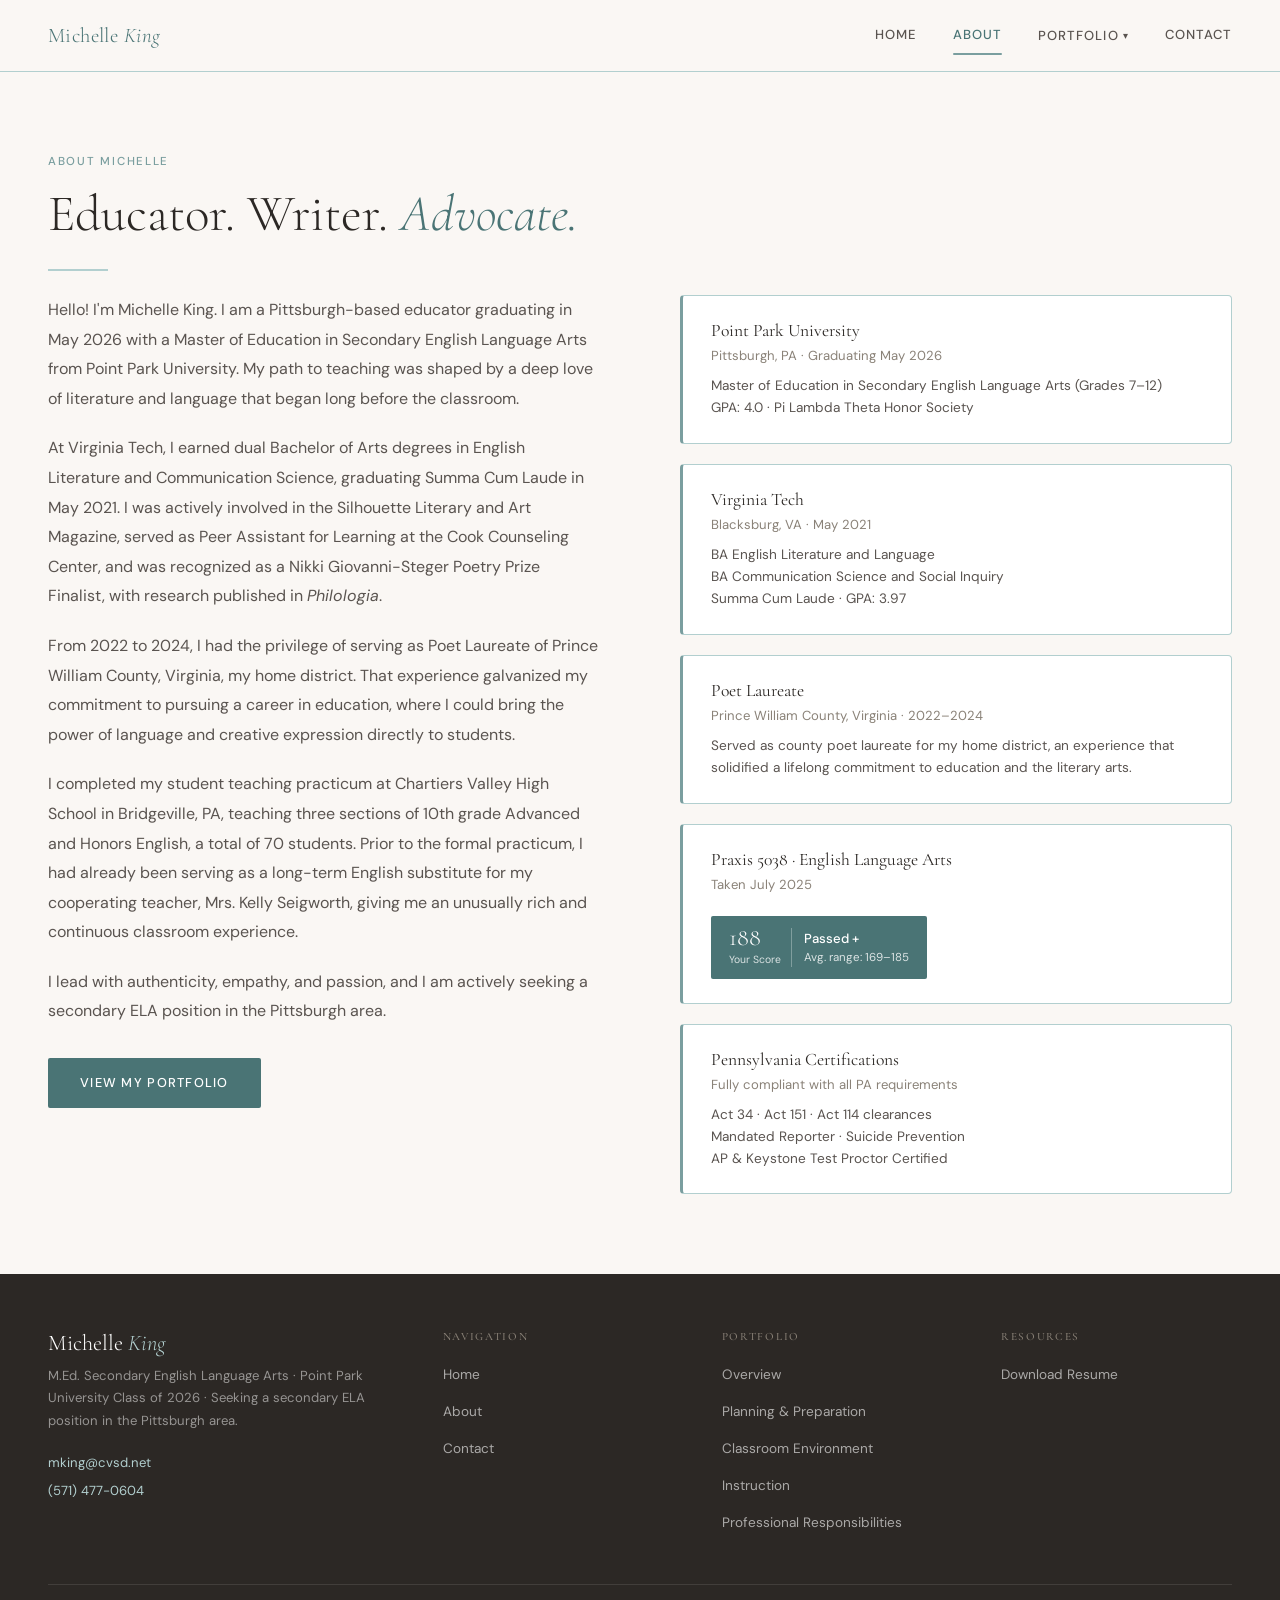
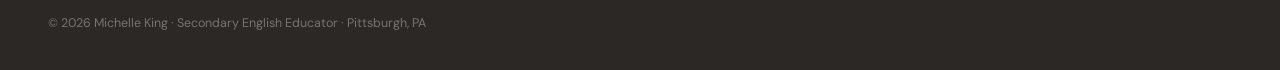
<file: about.html>
<!DOCTYPE html>
<html lang="en">
<head>
<meta charset="UTF-8">
<meta name="viewport" content="width=device-width, initial-scale=1.0">
<title>About | Michelle King</title>
<link rel="preconnect" href="https://fonts.googleapis.com">
<link href="https://fonts.googleapis.com/css2?family=Cormorant+Garamond:ital,wght@0,300;0,400;0,600;1,300;1,400&family=DM+Sans:wght@300;400;500&display=swap" rel="stylesheet">
<link rel="stylesheet" href="styles.css">
</head>
<body>

<nav>
  <div class="nav-inner">
    <a class="nav-logo" href="index.html">Michelle <em>King</em></a>
    <ul class="nav-links">
      <li><a href="index.html" data-page="home">Home</a></li>
      <li><a href="about.html" data-page="about">About</a></li>
      <li>
        <button class="portfolio-btn">Portfolio <span class="dropdown-arrow">▾</span></button>
        <div class="dropdown">
          <a href="portfolio.html">Portfolio Overview</a>
          <a href="portfolio-planning.html">Planning & Preparation</a>
          <a href="portfolio-classroom.html">Classroom Environment</a>
          <a href="portfolio-instruction.html">Instruction</a>
          <a href="portfolio-professional.html">Professional Responsibilities</a>
        </div>
      </li>
      <li><a href="contact.html" data-page="contact">Contact</a></li>
    </ul>
  </div>
</nav>

<div class="page-wrap">
  <div class="section-container">
    <p class="section-eyebrow">About Michelle</p>
    <h1 class="section-title">Educator. Writer. <em>Advocate.</em></h1>
    <div class="divider"></div>

    <div class="about-grid">
      <div class="about-text">
        <p>Hello! I'm Michelle King. I am a Pittsburgh-based educator graduating in May 2026 with a Master of Education in Secondary English Language Arts from Point Park University. My path to teaching was shaped by a deep love of literature and language that began long before the classroom.</p>
        <p>At Virginia Tech, I earned dual Bachelor of Arts degrees in English Literature and Communication Science, graduating Summa Cum Laude in May 2021. I was actively involved in the Silhouette Literary and Art Magazine, served as Peer Assistant for Learning at the Cook Counseling Center, and was recognized as a Nikki Giovanni-Steger Poetry Prize Finalist, with research published in <em>Philologia</em>.</p>
        <p>From 2022 to 2024, I had the privilege of serving as Poet Laureate of Prince William County, Virginia, my home district. That experience galvanized my commitment to pursuing a career in education, where I could bring the power of language and creative expression directly to students.</p>
        <p>I completed my student teaching practicum at Chartiers Valley High School in Bridgeville, PA, teaching three sections of 10th grade Advanced and Honors English, a total of 70 students. Prior to the formal practicum, I had already been serving as a long-term English substitute for my cooperating teacher, Mrs. Kelly Seigworth, giving me an unusually rich and continuous classroom experience.</p>
        <p>I lead with authenticity, empathy, and passion, and I am actively seeking a secondary ELA position in the Pittsburgh area.</p>
        <div class="mt-32">
          <a class="btn-primary" href="portfolio.html">View My Portfolio</a>
        </div>
      </div>

      <div class="about-credentials">
        <div class="cred-block">
          <h4>Point Park University</h4>
          <div class="cred-sub">Pittsburgh, PA · Graduating May 2026</div>
          <div class="cred-detail">Master of Education in Secondary English Language Arts (Grades 7–12)<br>GPA: 4.0 · Pi Lambda Theta Honor Society</div>
        </div>
        <div class="cred-block">
          <h4>Virginia Tech</h4>
          <div class="cred-sub">Blacksburg, VA · May 2021</div>
          <div class="cred-detail">BA English Literature and Language<br>BA Communication Science and Social Inquiry<br>Summa Cum Laude · GPA: 3.97</div>
        </div>
        <div class="cred-block">
          <h4>Poet Laureate</h4>
          <div class="cred-sub">Prince William County, Virginia · 2022–2024</div>
          <div class="cred-detail">Served as county poet laureate for my home district, an experience that solidified a lifelong commitment to education and the literary arts.</div>
        </div>
        <div class="cred-block">
          <h4>Praxis 5038 · English Language Arts</h4>
          <div class="cred-sub">Taken July 2025</div>
          <div class="cred-detail">
            <div class="praxis-badge">
              <div>
                <div class="score">188</div>
                <div style="font-size:0.65rem;opacity:0.8;margin-top:2px;">Your Score</div>
              </div>
              <div style="border-left:1px solid rgba(255,255,255,0.3);padding-left:12px;">
                <div style="font-weight:500;">Passed +</div>
                <div style="font-size:0.72rem;opacity:0.8;">Avg. range: 169–185</div>
              </div>
            </div>
          </div>
        </div>
        <div class="cred-block">
          <h4>Pennsylvania Certifications</h4>
          <div class="cred-sub">Fully compliant with all PA requirements</div>
          <div class="cred-detail">Act 34 · Act 151 · Act 114 clearances<br>Mandated Reporter · Suicide Prevention<br>AP & Keystone Test Proctor Certified</div>
        </div>
      </div>
    </div>
  </div>
</div>

<footer>
  <div class="footer-inner">
    <div class="footer-grid">
      <div class="footer-brand">
        <h3>Michelle <em>King</em></h3>
        <p>M.Ed. Secondary English Language Arts · Point Park University Class of 2026 · Seeking a secondary ELA position in the Pittsburgh area.</p>
        <div class="footer-contact-small">
          <a href="mailto:mking@cvsd.net">mking@cvsd.net</a>
          <a href="tel:5714770604">(571) 477-0604</a>
        </div>
      </div>
      <div class="footer-col">
        <h4>Navigation</h4>
        <ul>
          <li><a href="index.html">Home</a></li>
          <li><a href="about.html">About</a></li>
          <li><a href="contact.html">Contact</a></li>
        </ul>
      </div>
      <div class="footer-col">
        <h4>Portfolio</h4>
        <ul>
          <li><a href="portfolio.html">Overview</a></li>
          <li><a href="portfolio-planning.html">Planning & Preparation</a></li>
          <li><a href="portfolio-classroom.html">Classroom Environment</a></li>
          <li><a href="portfolio-instruction.html">Instruction</a></li>
          <li><a href="portfolio-professional.html">Professional Responsibilities</a></li>
        </ul>
      </div>
      <div class="footer-col">
         <h4>Resources</h4>
        <ul>
          <li><a href="https://docs.google.com/document/d/17mkv_XADPO2z-5A1_I_C4-Zbo-QTHiQV/edit" target="new">Download Resume</a></li>
           
        </ul>
      </div>
    </div>
    <div class="footer-bottom">
      <p>© 2026 Michelle King · Secondary English Educator · Pittsburgh, PA</p>
    </div>
  </div>
</footer>

<script src="script.js"></script>
</body>
</html>
</file>
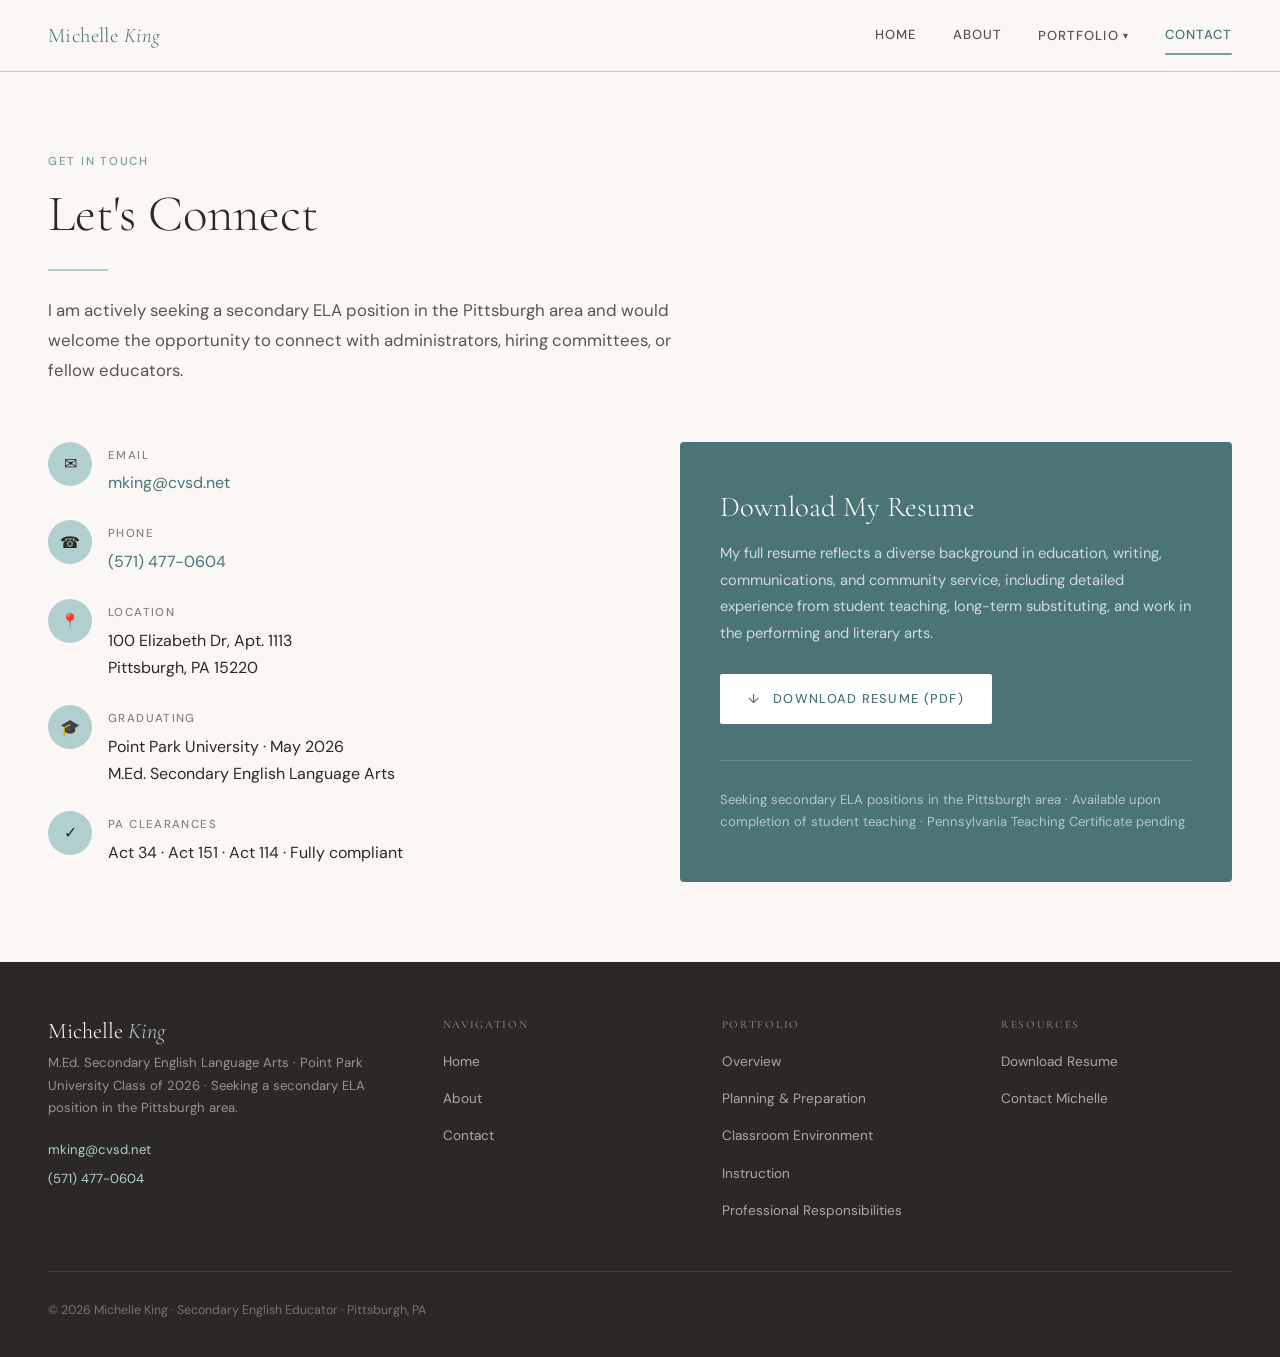
<file: contact.html>
<!DOCTYPE html>
<html lang="en">
<head>
<meta charset="UTF-8">
<meta name="viewport" content="width=device-width, initial-scale=1.0">
<title>Contact | Michelle King</title>
<link rel="preconnect" href="https://fonts.googleapis.com">
<link href="https://fonts.googleapis.com/css2?family=Cormorant+Garamond:ital,wght@0,300;0,400;0,600;1,300;1,400&family=DM+Sans:wght@300;400;500&display=swap" rel="stylesheet">
<link rel="stylesheet" href="styles.css">
</head>
<body>

<nav>
  <div class="nav-inner">
    <a class="nav-logo" href="index.html">Michelle <em>King</em></a>
    <ul class="nav-links">
      <li><a href="index.html" data-page="home">Home</a></li>
      <li><a href="about.html" data-page="about">About</a></li>
      <li>
        <button class="portfolio-btn">Portfolio <span class="dropdown-arrow">▾</span></button>
        <div class="dropdown">
          <a href="portfolio.html">Portfolio Overview</a>
          <a href="portfolio-planning.html">Planning & Preparation</a>
          <a href="portfolio-classroom.html">Classroom Environment</a>
          <a href="portfolio-instruction.html">Instruction</a>
          <a href="portfolio-professional.html">Professional Responsibilities</a>
        </div>
      </li>
      <li><a href="contact.html" data-page="contact">Contact</a></li>
    </ul>
  </div>
</nav>

<div class="page-wrap">
  <div class="section-container">
    <p class="section-eyebrow">Get in Touch</p>
    <h1 class="section-title">Let's Connect</h1>
    <div class="divider"></div>
    <p class="section-lead">I am actively seeking a secondary ELA position in the Pittsburgh area and would welcome the opportunity to connect with administrators, hiring committees, or fellow educators.</p>

    <div class="contact-grid">
      <div class="contact-info">
        <div class="contact-item">
          <div class="contact-icon">✉</div>
          <div class="contact-item-text">
            <div class="contact-item-label">Email</div>
            <div class="contact-item-value"><a href="mailto:mking@cvsd.net">mking@cvsd.net</a></div>
          </div>
        </div>
        <div class="contact-item">
          <div class="contact-icon">☎</div>
          <div class="contact-item-text">
            <div class="contact-item-label">Phone</div>
            <div class="contact-item-value"><a href="tel:5714770604">(571) 477-0604</a></div>
          </div>
        </div>
        <div class="contact-item">
          <div class="contact-icon">📍</div>
          <div class="contact-item-text">
            <div class="contact-item-label">Location</div>
            <div class="contact-item-value">100 Elizabeth Dr, Apt. 1113<br>Pittsburgh, PA 15220</div>
          </div>
        </div>
        <div class="contact-item">
          <div class="contact-icon">🎓</div>
          <div class="contact-item-text">
            <div class="contact-item-label">Graduating</div>
            <div class="contact-item-value">Point Park University · May 2026<br>M.Ed. Secondary English Language Arts</div>
          </div>
        </div>
        <div class="contact-item">
          <div class="contact-icon">✓</div>
          <div class="contact-item-text">
            <div class="contact-item-label">PA Clearances</div>
            <div class="contact-item-value">Act 34 · Act 151 · Act 114 · Fully compliant</div>
          </div>
        </div>
      </div>

      <div class="contact-aside">
        <h3>Download My Resume</h3>
        <p>My full resume reflects a diverse background in education, writing, communications, and community service, including detailed experience from student teaching, long-term substituting, and work in the performing and literary arts.</p>
        <a class="resume-download" href="https://docs.google.com/document/d/17mkv_XADPO2z-5A1_I_C4-Zbo-QTHiQV/edit" target="new">
          ↓ &nbsp; Download Resume (PDF)
        </a>
        <div style="margin-top:36px;padding-top:28px;border-top:1px solid rgba(255,255,255,0.15);">
          <p style="font-size:0.82rem;color:rgba(255,255,255,0.6);line-height:1.7;margin-bottom:0;">Seeking secondary ELA positions in the Pittsburgh area · Available upon completion of student teaching · Pennsylvania Teaching Certificate pending</p>
        </div>
      </div>
    </div>
  </div>
</div>

<footer>
  <div class="footer-inner">
    <div class="footer-grid">
      <div class="footer-brand">
        <h3>Michelle <em>King</em></h3>
        <p>M.Ed. Secondary English Language Arts · Point Park University Class of 2026 · Seeking a secondary ELA position in the Pittsburgh area.</p>
        <div class="footer-contact-small">
          <a href="mailto:mking@cvsd.net">mking@cvsd.net</a>
          <a href="tel:5714770604">(571) 477-0604</a>
        </div>
      </div>
      <div class="footer-col">
        <h4>Navigation</h4>
        <ul>
          <li><a href="index.html">Home</a></li>
          <li><a href="about.html">About</a></li>
          <li><a href="contact.html">Contact</a></li>
        </ul>
      </div>
      <div class="footer-col">
        <h4>Portfolio</h4>
        <ul>
          <li><a href="portfolio.html">Overview</a></li>
          <li><a href="portfolio-planning.html">Planning & Preparation</a></li>
          <li><a href="portfolio-classroom.html">Classroom Environment</a></li>
          <li><a href="portfolio-instruction.html">Instruction</a></li>
          <li><a href="portfolio-professional.html">Professional Responsibilities</a></li>
        </ul>
      </div>
      <div class="footer-col">
        <h4>Resources</h4>
        <ul>
          <li><a href="#">Download Resume</a></li>
          <li><a href="contact.html">Contact Michelle</a></li>
        </ul>
      </div>
    </div>
    <div class="footer-bottom">
      <p>© 2026 Michelle King · Secondary English Educator · Pittsburgh, PA</p>
    </div>
  </div>
</footer>

<script src="script.js"></script>
</body>
</html>
</file>
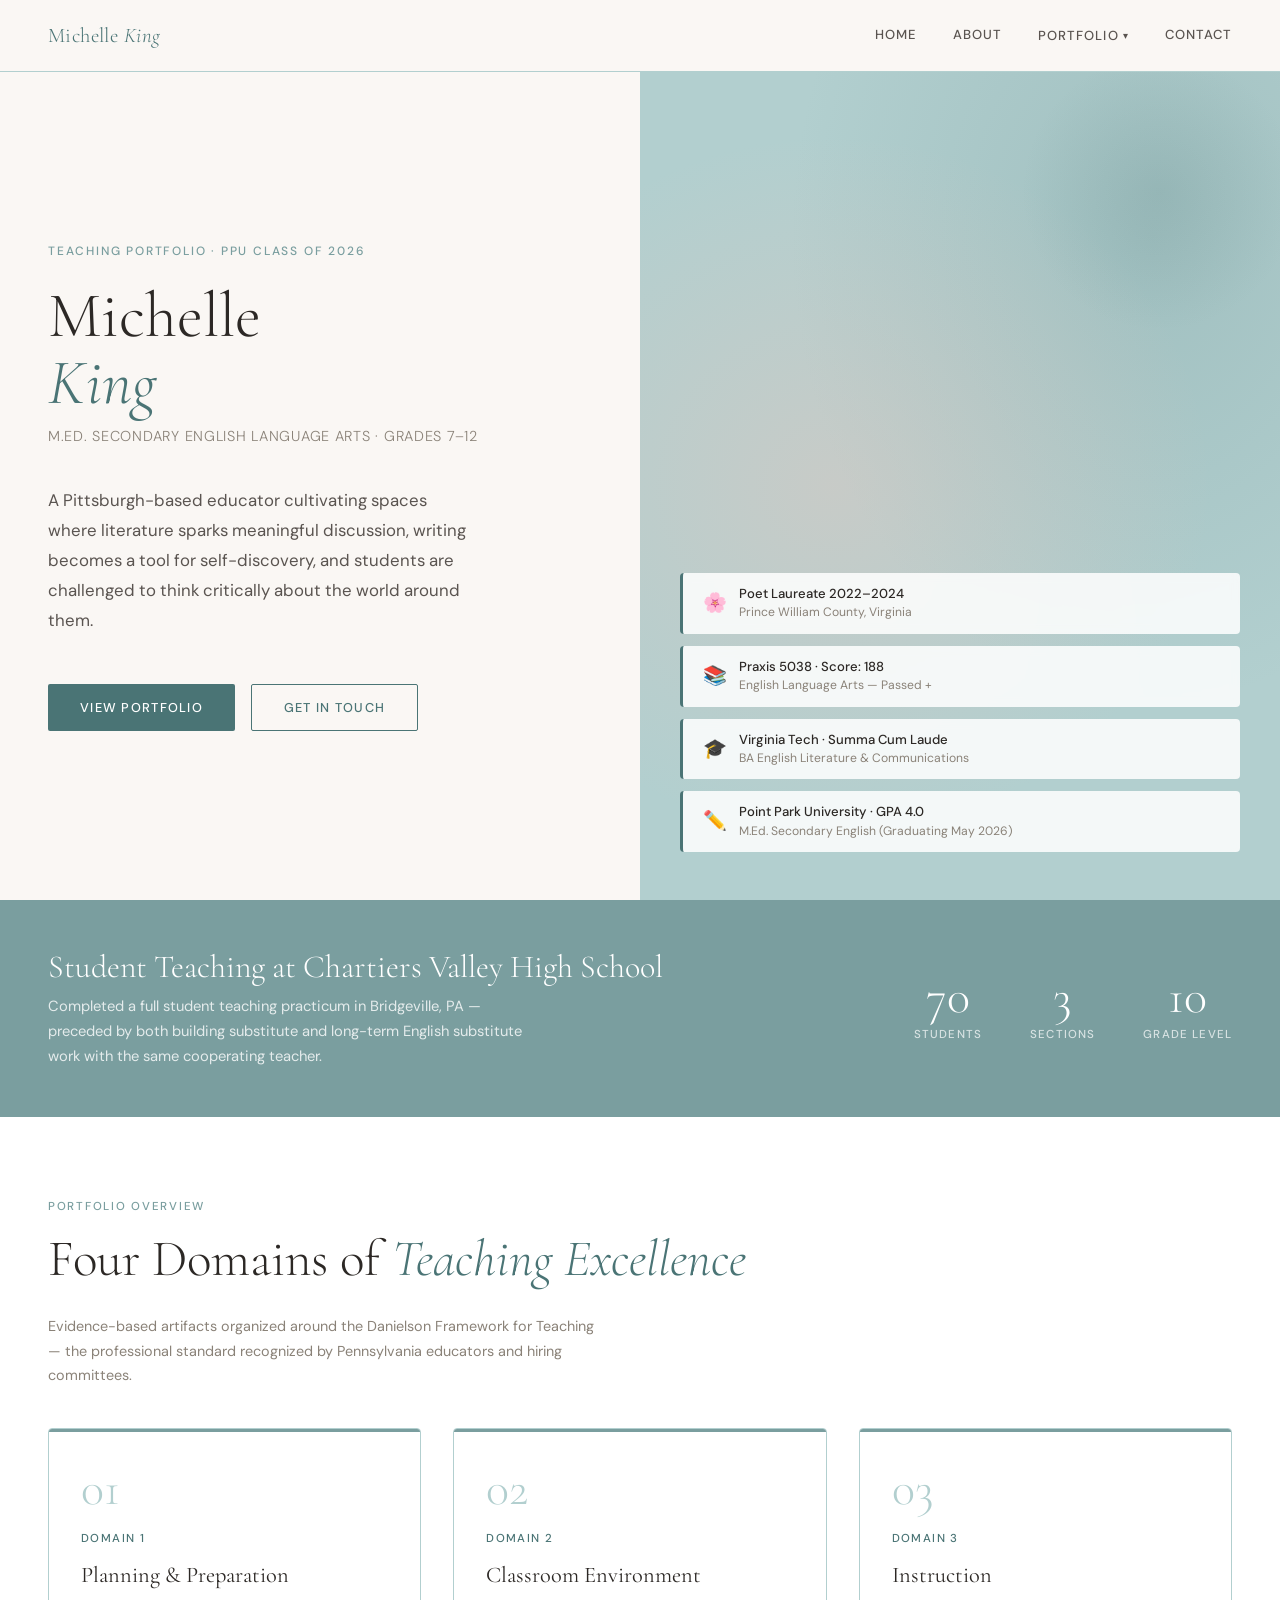
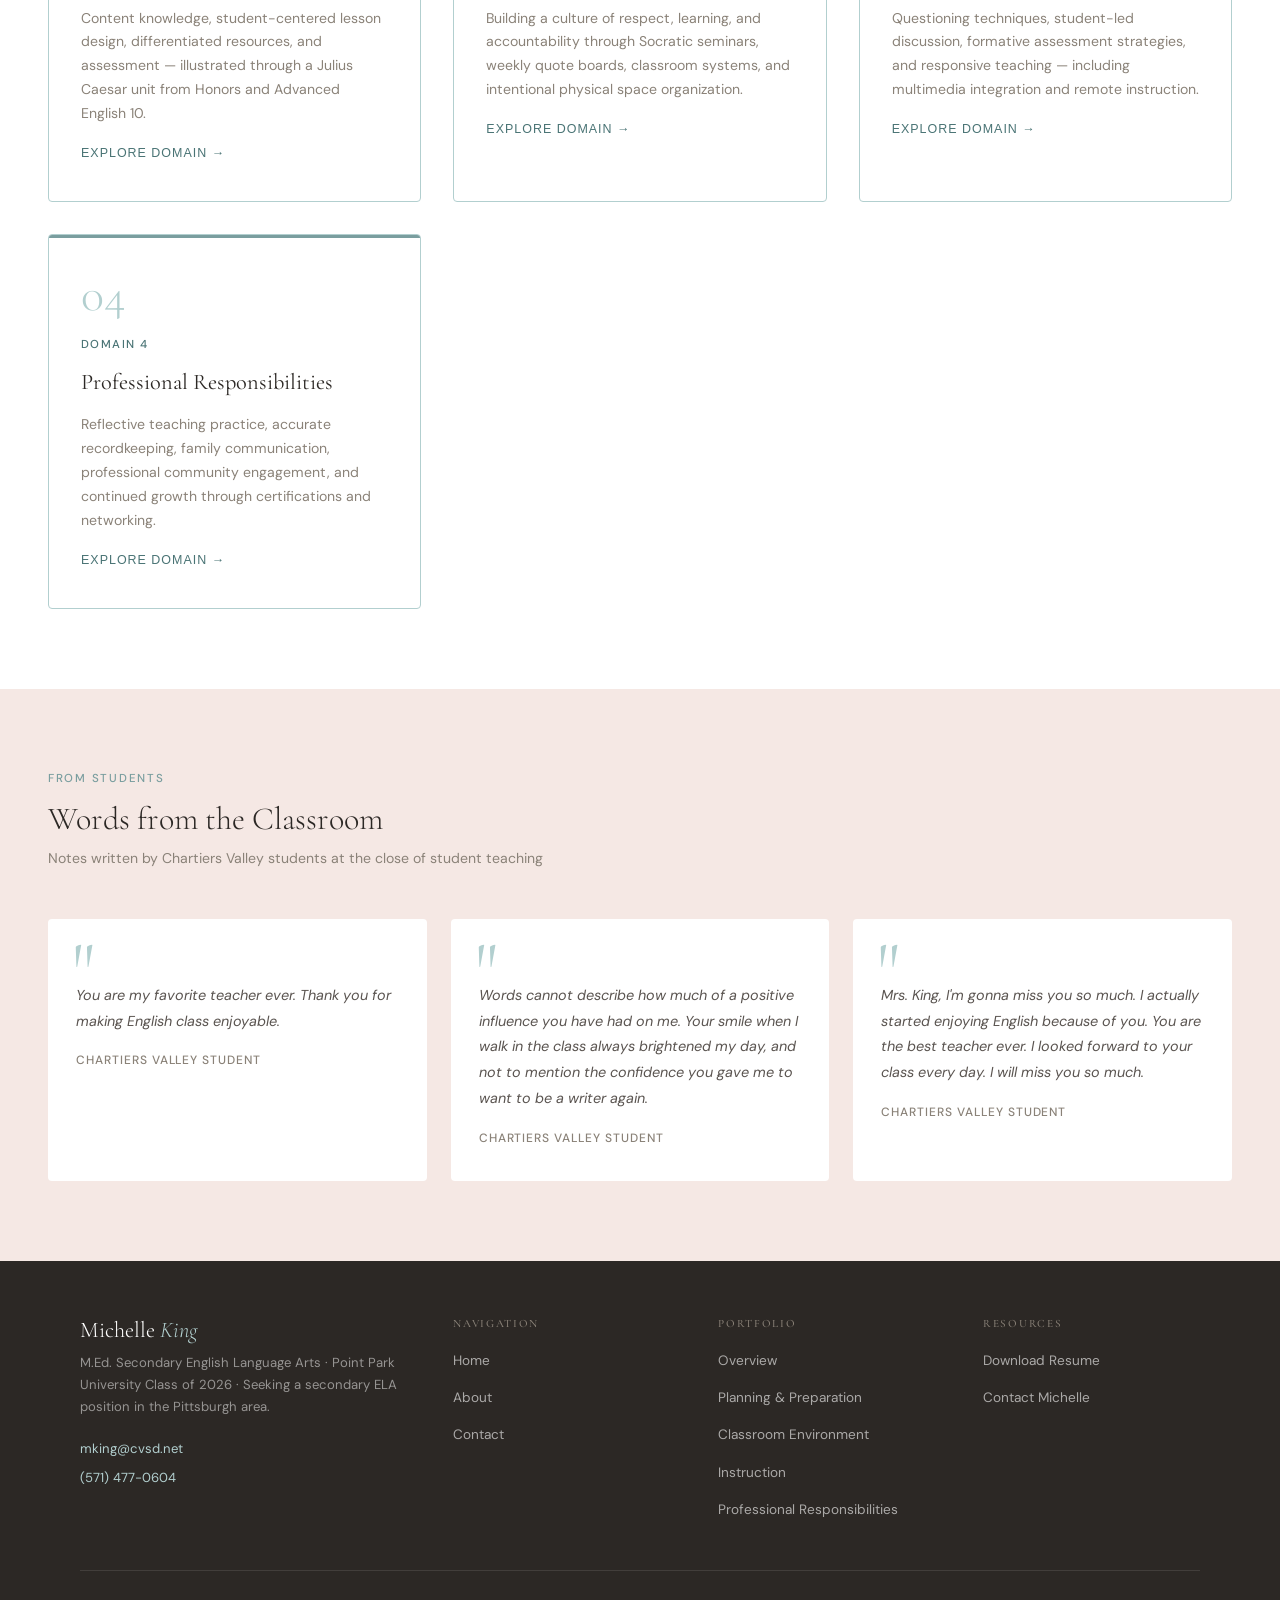
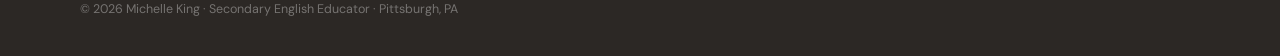
<file: michelle-king-portfolio.html>
<!DOCTYPE html>
<html lang="en">
<head>
<meta charset="UTF-8">
<meta name="viewport" content="width=device-width, initial-scale=1.0">
<title>Michelle King | Teaching Portfolio</title>
<link rel="preconnect" href="https://fonts.googleapis.com">
<link href="https://fonts.googleapis.com/css2?family=Cormorant+Garamond:ital,wght@0,300;0,400;0,600;1,300;1,400&family=DM+Sans:wght@300;400;500&display=swap" rel="stylesheet">
<style>
  :root {
    --sage: #7a9e9f;
    --sage-light: #b2cfcf;
    --sage-dark: #4a7475;
    --blush: #e8c5bc;
    --blush-light: #f5e8e4;
    --cream: #faf7f4;
    --stone: #8a8278;
    --ink: #2c2825;
    --ink-light: #5a5450;
    --white: #ffffff;
    --nav-h: 72px;
  }

  * { margin: 0; padding: 0; box-sizing: border-box; }

  html { scroll-behavior: smooth; }

  body {
    font-family: 'DM Sans', sans-serif;
    background: var(--cream);
    color: var(--ink);
    font-size: 16px;
    line-height: 1.7;
  }

  h1, h2, h3, h4 {
    font-family: 'Cormorant Garamond', serif;
    font-weight: 400;
    line-height: 1.2;
  }

  /* ── NAV ── */
  nav {
    position: fixed;
    top: 0; left: 0; right: 0;
    height: var(--nav-h);
    background: rgba(250,247,244,0.95);
    backdrop-filter: blur(8px);
    border-bottom: 1px solid var(--sage-light);
    z-index: 1000;
    display: flex;
    align-items: center;
    justify-content: center;
    padding: 0 48px;
  }

  .nav-logo {
    font-family: 'Cormorant Garamond', serif;
    font-size: 1.3rem;
    font-weight: 300;
    color: var(--sage-dark);
    cursor: pointer;
    letter-spacing: 0.02em;
    text-decoration: none;
  }

  .nav-logo span {
    font-style: italic;
    color: var(--blush);
  }

  .nav-links {
    display: flex;
    align-items: center;
    gap: 36px;
    list-style: none;
  }

  .nav-links > li {
    position: relative;
  }

  .nav-links a, .nav-links button {
    font-family: 'DM Sans', sans-serif;
    font-size: 0.82rem;
    font-weight: 500;
    letter-spacing: 0.08em;
    text-transform: uppercase;
    color: var(--ink-light);
    text-decoration: none;
    background: none;
    border: none;
    cursor: pointer;
    padding: 4px 0;
    transition: color 0.2s;
    display: flex;
    align-items: center;
    gap: 4px;
  }

  .nav-links a:hover, .nav-links button:hover,
  .nav-links a.active, .nav-links button.active {
    color: var(--sage-dark);
  }

  .nav-links a.active::after, .nav-links button.active::after {
    content: '';
    position: absolute;
    bottom: -4px;
    left: 0; right: 0;
    height: 2px;
    background: var(--sage);
    border-radius: 1px;
  }

  .dropdown-arrow {
    font-size: 0.6rem;
    transition: transform 0.2s;
  }

  .nav-links li:hover .dropdown-arrow {
    transform: rotate(180deg);
  }

  .dropdown {
    position: absolute;
    top: calc(100% + 16px);
    left: 50%;
    transform: translateX(-50%);
    background: var(--white);
    border: 1px solid var(--sage-light);
    border-radius: 8px;
    padding: 8px 0;
    min-width: 220px;
    box-shadow: 0 8px 32px rgba(74,116,117,0.12);
    opacity: 0;
    pointer-events: none;
    transition: opacity 0.2s, transform 0.2s;
    transform: translateX(-50%) translateY(-4px);
  }

  /* Bridge the gap between trigger and dropdown so hover doesn't drop */
  .dropdown::before {
    content: '';
    position: absolute;
    top: -16px;
    left: 0; right: 0;
    height: 16px;
  }

  .nav-links li:hover .dropdown {
    opacity: 1;
    pointer-events: all;
    transform: translateX(-50%) translateY(0);
  }

  .dropdown a {
    display: block;
    padding: 10px 20px;
    font-size: 0.8rem;
    letter-spacing: 0.05em;
    text-transform: uppercase;
    color: var(--ink-light);
    text-decoration: none;
    transition: background 0.15s, color 0.15s;
    white-space: nowrap;
  }

  .dropdown a:hover {
    background: var(--blush-light);
    color: var(--sage-dark);
  }

  /* ── PAGE SYSTEM ── */
  .page {
    display: none;
    min-height: 100vh;
    padding-top: var(--nav-h);
  }

  .page.active {
    display: block;
    animation: fadeIn 0.4s ease;
  }

  @keyframes fadeIn {
    from { opacity: 0; transform: translateY(8px); }
    to { opacity: 1; transform: translateY(0); }
  }

  /* ── HERO (HOME) ── */
  .home-hero {
    min-height: calc(100vh - var(--nav-h));
    display: flex;
    justify-content: center;
    position: relative;
    overflow: hidden;
  }

  .home-hero-inner {
    width: 100%;
    max-width: 1280px;
    display: grid;
    grid-template-columns: 1fr 1fr;
    position: relative;
  }

  .home-hero-left {
    display: flex;
    flex-direction: column;
    justify-content: center;
    padding: 80px 64px 80px 48px;
    position: relative;
    z-index: 2;
  }

  .hero-eyebrow {
    font-size: 0.75rem;
    font-weight: 500;
    letter-spacing: 0.15em;
    text-transform: uppercase;
    color: var(--sage);
    margin-bottom: 20px;
  }

  .hero-name {
    font-size: clamp(3rem, 5vw, 5rem);
    font-weight: 300;
    line-height: 1.05;
    color: var(--ink);
    margin-bottom: 8px;
  }

  .hero-name em {
    font-style: italic;
    color: var(--sage-dark);
  }

  .hero-title {
    font-family: 'DM Sans', sans-serif;
    font-size: 0.9rem;
    font-weight: 300;
    letter-spacing: 0.05em;
    color: var(--stone);
    margin-bottom: 36px;
    text-transform: uppercase;
  }

  .hero-desc {
    font-size: 1.05rem;
    color: var(--ink-light);
    max-width: 420px;
    margin-bottom: 48px;
    line-height: 1.8;
  }

  .hero-ctas {
    display: flex;
    gap: 16px;
    flex-wrap: wrap;
  }

  .btn-primary {
    background: var(--sage-dark);
    color: var(--white);
    padding: 14px 32px;
    border: none;
    border-radius: 2px;
    font-family: 'DM Sans', sans-serif;
    font-size: 0.8rem;
    font-weight: 500;
    letter-spacing: 0.1em;
    text-transform: uppercase;
    cursor: pointer;
    transition: background 0.2s, transform 0.2s;
    text-decoration: none;
    display: inline-block;
  }

  .btn-primary:hover {
    background: var(--sage);
    transform: translateY(-1px);
  }

  .btn-outline {
    background: transparent;
    color: var(--sage-dark);
    padding: 14px 32px;
    border: 1.5px solid var(--sage-dark);
    border-radius: 2px;
    font-family: 'DM Sans', sans-serif;
    font-size: 0.8rem;
    font-weight: 500;
    letter-spacing: 0.1em;
    text-transform: uppercase;
    cursor: pointer;
    transition: all 0.2s;
    text-decoration: none;
    display: inline-block;
  }

  .btn-outline:hover {
    background: var(--sage-dark);
    color: var(--white);
    transform: translateY(-1px);
  }

  .home-hero-right {
    position: relative;
    background: var(--sage-light);
    overflow: hidden;
  }

  .hero-botanical {
    position: absolute;
    inset: 0;
    background:
      radial-gradient(ellipse at 30% 50%, rgba(232,197,188,0.4) 0%, transparent 60%),
      radial-gradient(ellipse at 80% 20%, rgba(122,158,159,0.3) 0%, transparent 50%),
      radial-gradient(ellipse at 60% 80%, rgba(178,207,207,0.5) 0%, transparent 40%);
  }

  .hero-credentials {
    position: absolute;
    bottom: 48px;
    left: 40px;
    right: 40px;
    display: flex;
    flex-direction: column;
    gap: 12px;
  }

  .credential-pill {
    background: rgba(255,255,255,0.85);
    backdrop-filter: blur(4px);
    border-radius: 4px;
    padding: 12px 20px;
    display: flex;
    align-items: center;
    gap: 12px;
    border-left: 3px solid var(--sage-dark);
  }

  .credential-icon {
    font-size: 1.2rem;
  }

  .credential-text {
    font-size: 0.82rem;
    color: var(--ink);
    line-height: 1.4;
  }

  .credential-text strong {
    display: block;
    font-weight: 500;
  }

  .credential-text span {
    color: var(--stone);
    font-size: 0.76rem;
  }

  .hero-floral-top {
    position: absolute;
    top: -20px;
    right: -20px;
    width: 280px;
    height: 280px;
    opacity: 0.15;
    background: radial-gradient(circle, var(--sage-dark) 0%, transparent 70%);
    border-radius: 50%;
  }

  /* ── SECTION STYLES ── */
  .section-container {
    max-width: 1280px;
    margin: 0 auto;
    padding: 80px 48px;
  }

  .section-eyebrow {
    font-size: 0.72rem;
    font-weight: 500;
    letter-spacing: 0.15em;
    text-transform: uppercase;
    color: var(--sage);
    margin-bottom: 12px;
  }

  .section-title {
    font-size: clamp(2rem, 4vw, 3.2rem);
    font-weight: 300;
    color: var(--ink);
    margin-bottom: 24px;
  }

  .section-title em {
    font-style: italic;
    color: var(--sage-dark);
  }

  .section-lead {
    font-size: 1.05rem;
    color: var(--ink-light);
    max-width: 640px;
    line-height: 1.8;
    margin-bottom: 56px;
  }

  .divider {
    width: 60px;
    height: 2px;
    background: var(--sage-light);
    margin: 24px 0;
  }

  /* ── HOME HIGHLIGHTS ── */
  .home-highlights {
    background: var(--white);
    padding: 80px 0;
  }

  .highlights-grid {
    max-width: 1280px;
    margin: 0 auto;
    padding: 0 48px;
    display: grid;
    grid-template-columns: repeat(3, 1fr);
    gap: 32px;
  }

  .highlight-card {
    padding: 36px 32px;
    border: 1px solid var(--sage-light);
    border-radius: 4px;
    position: relative;
    overflow: hidden;
    cursor: pointer;
    transition: transform 0.2s, box-shadow 0.2s;
  }

  .highlight-card:hover {
    transform: translateY(-4px);
    box-shadow: 0 12px 40px rgba(74,116,117,0.12);
  }

  .highlight-card::before {
    content: '';
    position: absolute;
    top: 0; left: 0; right: 0;
    height: 3px;
    background: var(--sage);
  }

  .highlight-number {
    font-family: 'Cormorant Garamond', serif;
    font-size: 3rem;
    font-weight: 300;
    color: var(--sage-light);
    line-height: 1;
    margin-bottom: 16px;
  }

  .highlight-label {
    font-size: 0.72rem;
    font-weight: 500;
    letter-spacing: 0.12em;
    text-transform: uppercase;
    color: var(--sage-dark);
    margin-bottom: 8px;
  }

  .highlight-title {
    font-family: 'Cormorant Garamond', serif;
    font-size: 1.4rem;
    font-weight: 400;
    color: var(--ink);
    margin-bottom: 12px;
  }

  .highlight-desc {
    font-size: 0.88rem;
    color: var(--stone);
    line-height: 1.7;
  }

  .highlight-link {
    display: inline-flex;
    align-items: center;
    gap: 6px;
    margin-top: 20px;
    font-size: 0.78rem;
    font-weight: 500;
    letter-spacing: 0.08em;
    text-transform: uppercase;
    color: var(--sage-dark);
    text-decoration: none;
    cursor: pointer;
    background: none;
    border: none;
    padding: 0;
    transition: gap 0.2s;
  }

  .highlight-link:hover { gap: 10px; }

  /* ── ABOUT PAGE ── */
  .about-grid {
    display: grid;
    grid-template-columns: 1fr 1fr;
    gap: 80px;
    align-items: start;
  }

  .about-text p {
    font-size: 1rem;
    color: var(--ink-light);
    line-height: 1.85;
    margin-bottom: 20px;
  }

  .about-credentials {
    display: flex;
    flex-direction: column;
    gap: 20px;
  }

  .cred-block {
    background: var(--white);
    border: 1px solid var(--sage-light);
    border-radius: 4px;
    padding: 24px 28px;
    border-left: 3px solid var(--sage);
  }

  .cred-block h4 {
    font-family: 'Cormorant Garamond', serif;
    font-size: 1.1rem;
    font-weight: 400;
    color: var(--ink);
    margin-bottom: 4px;
  }

  .cred-block .cred-sub {
    font-size: 0.82rem;
    color: var(--stone);
    margin-bottom: 8px;
  }

  .cred-block .cred-detail {
    font-size: 0.85rem;
    color: var(--ink-light);
    line-height: 1.6;
  }

  .praxis-badge {
    background: var(--sage-dark);
    color: var(--white);
    display: inline-flex;
    align-items: center;
    gap: 10px;
    padding: 10px 18px;
    border-radius: 2px;
    margin-top: 12px;
    font-size: 0.82rem;
  }

  .praxis-badge .score {
    font-family: 'Cormorant Garamond', serif;
    font-size: 1.5rem;
    font-weight: 300;
    line-height: 1;
  }

  /* ── PORTFOLIO OVERVIEW ── */
  .domain-cards {
    display: grid;
    grid-template-columns: repeat(2, 1fr);
    gap: 28px;
  }

  .domain-card {
    background: var(--white);
    border: 1px solid var(--sage-light);
    border-radius: 4px;
    padding: 40px 36px;
    cursor: pointer;
    transition: transform 0.2s, box-shadow 0.2s;
    position: relative;
    overflow: hidden;
  }

  .domain-card:hover {
    transform: translateY(-4px);
    box-shadow: 0 12px 40px rgba(74,116,117,0.12);
  }

  .domain-card::after {
    content: '';
    position: absolute;
    bottom: 0; left: 0; right: 0;
    height: 3px;
    background: var(--blush);
    transform: scaleX(0);
    transition: transform 0.3s;
    transform-origin: left;
  }

  .domain-card:hover::after {
    transform: scaleX(1);
  }

  .domain-num {
    font-family: 'Cormorant Garamond', serif;
    font-size: 4rem;
    font-weight: 300;
    color: var(--sage-light);
    line-height: 1;
    margin-bottom: 16px;
  }

  .domain-card h3 {
    font-size: 1.5rem;
    font-weight: 400;
    color: var(--ink);
    margin-bottom: 12px;
  }

  .domain-card p {
    font-size: 0.9rem;
    color: var(--stone);
    line-height: 1.7;
    margin-bottom: 20px;
  }

  .domain-components {
    display: flex;
    flex-wrap: wrap;
    gap: 6px;
    margin-bottom: 24px;
  }

  .component-tag {
    font-size: 0.72rem;
    font-weight: 500;
    letter-spacing: 0.06em;
    padding: 4px 10px;
    background: var(--blush-light);
    color: var(--sage-dark);
    border-radius: 2px;
    text-transform: uppercase;
  }

  /* ── DOMAIN PAGES ── */
  .domain-hero {
    background: var(--sage-dark);
    color: var(--white);
    padding: 80px 80px 64px;
    position: relative;
    overflow: hidden;
  }

  .domain-hero::before {
    content: '';
    position: absolute;
    top: -60px; right: -60px;
    width: 320px; height: 320px;
    border-radius: 50%;
    background: rgba(255,255,255,0.04);
  }

  .domain-hero::after {
    content: '';
    position: absolute;
    bottom: -80px; right: 100px;
    width: 200px; height: 200px;
    border-radius: 50%;
    background: rgba(232,197,188,0.1);
  }

  .domain-hero-domain {
    font-size: 0.72rem;
    font-weight: 500;
    letter-spacing: 0.2em;
    text-transform: uppercase;
    color: var(--sage-light);
    margin-bottom: 16px;
  }

  .domain-hero h1 {
    font-size: clamp(2rem, 4vw, 3.5rem);
    font-weight: 300;
    margin-bottom: 20px;
    color: var(--white);
  }

  .domain-hero p {
    font-size: 1rem;
    color: rgba(255,255,255,0.75);
    max-width: 580px;
    line-height: 1.8;
  }

  /* Component nav on domain pages */
  .component-nav {
    background: var(--white);
    border-bottom: 1px solid var(--sage-light);
    padding: 0 80px;
    display: flex;
    gap: 0;
    overflow-x: auto;
  }

  .component-nav-link {
    font-size: 0.78rem;
    font-weight: 500;
    letter-spacing: 0.08em;
    text-transform: uppercase;
    color: var(--stone);
    padding: 20px 24px;
    cursor: pointer;
    background: none;
    border: none;
    border-bottom: 2px solid transparent;
    transition: color 0.2s, border-color 0.2s;
    white-space: nowrap;
    text-decoration: none;
    display: block;
  }

  .component-nav-link:hover {
    color: var(--sage-dark);
    border-bottom-color: var(--sage-light);
  }

  /* Component cards grid */
  .component-cards {
    max-width: 1280px;
    margin: 0 auto;
    padding: 56px 48px;
    display: grid;
    grid-template-columns: repeat(3, 1fr);
    gap: 20px;
  }

  .component-card {
    border: 1px solid var(--sage-light);
    border-radius: 4px;
    padding: 28px 24px;
    background: var(--white);
    cursor: pointer;
    transition: all 0.2s;
    text-decoration: none;
  }

  .component-card:hover {
    border-color: var(--sage);
    transform: translateY(-2px);
    box-shadow: 0 8px 24px rgba(74,116,117,0.1);
  }

  .component-code {
    font-size: 0.7rem;
    font-weight: 500;
    letter-spacing: 0.12em;
    text-transform: uppercase;
    color: var(--sage);
    margin-bottom: 8px;
  }

  .component-card h4 {
    font-family: 'Cormorant Garamond', serif;
    font-size: 1.1rem;
    color: var(--ink);
    margin-bottom: 8px;
  }

  .component-card p {
    font-size: 0.82rem;
    color: var(--stone);
    line-height: 1.6;
  }

  .component-card .go-arrow {
    margin-top: 16px;
    font-size: 0.75rem;
    color: var(--sage-dark);
    font-weight: 500;
    letter-spacing: 0.06em;
    text-transform: uppercase;
  }

  /* Component detail sections */
  .component-section {
    max-width: 1280px;
    margin: 0 auto;
    padding: 64px 48px;
    border-bottom: 1px solid var(--sage-light);
  }

  .component-section:last-child {
    border-bottom: none;
  }

  .component-section-code {
    font-size: 0.7rem;
    font-weight: 500;
    letter-spacing: 0.15em;
    text-transform: uppercase;
    color: var(--sage);
    margin-bottom: 8px;
  }

  .component-section h2 {
    font-size: 2rem;
    font-weight: 300;
    color: var(--ink);
    margin-bottom: 20px;
  }

  .component-section p {
    font-size: 1rem;
    color: var(--ink-light);
    line-height: 1.85;
    margin-bottom: 16px;
  }

  .artifact-box {
    background: var(--blush-light);
    border-left: 3px solid var(--blush);
    padding: 20px 24px;
    border-radius: 0 4px 4px 0;
    margin-top: 20px;
  }

  .artifact-box .artifact-label {
    font-size: 0.7rem;
    font-weight: 500;
    letter-spacing: 0.12em;
    text-transform: uppercase;
    color: var(--stone);
    margin-bottom: 4px;
  }

  .artifact-box p {
    font-size: 0.88rem;
    color: var(--ink);
    line-height: 1.6;
    margin-bottom: 0;
  }

  /* ── CONTACT PAGE ── */
  .contact-grid {
    display: grid;
    grid-template-columns: 1fr 1fr;
    gap: 80px;
    align-items: start;
  }

  .contact-info {
    display: flex;
    flex-direction: column;
    gap: 24px;
  }

  .contact-item {
    display: flex;
    align-items: flex-start;
    gap: 16px;
  }

  .contact-icon {
    width: 44px;
    height: 44px;
    background: var(--sage-light);
    border-radius: 50%;
    display: flex;
    align-items: center;
    justify-content: center;
    font-size: 1rem;
    flex-shrink: 0;
  }

  .contact-item-text {
    padding-top: 4px;
  }

  .contact-item-label {
    font-size: 0.72rem;
    font-weight: 500;
    letter-spacing: 0.12em;
    text-transform: uppercase;
    color: var(--stone);
    margin-bottom: 4px;
  }

  .contact-item-value {
    font-size: 1rem;
    color: var(--ink);
  }

  .contact-item-value a {
    color: var(--sage-dark);
    text-decoration: none;
    transition: color 0.2s;
  }

  .contact-item-value a:hover {
    color: var(--sage);
  }

  .contact-aside {
    background: var(--sage-dark);
    color: var(--white);
    padding: 48px 40px;
    border-radius: 4px;
  }

  .contact-aside h3 {
    font-size: 1.8rem;
    font-weight: 300;
    margin-bottom: 16px;
    color: var(--white);
  }

  .contact-aside p {
    font-size: 0.92rem;
    color: rgba(255,255,255,0.75);
    line-height: 1.8;
    margin-bottom: 28px;
  }

  .resume-download {
    display: inline-flex;
    align-items: center;
    gap: 10px;
    background: var(--white);
    color: var(--sage-dark);
    padding: 14px 28px;
    border-radius: 2px;
    font-size: 0.8rem;
    font-weight: 500;
    letter-spacing: 0.1em;
    text-transform: uppercase;
    text-decoration: none;
    transition: background 0.2s;
    cursor: pointer;
    border: none;
  }

  .resume-download:hover {
    background: var(--blush-light);
  }

  /* ── FOOTER ── */
  footer {
    background: var(--ink);
    color: var(--white);
    padding: 56px 80px 36px;
  }

  .footer-grid {
    display: grid;
    grid-template-columns: 1.5fr 1fr 1fr 1fr;
    gap: 48px;
    margin-bottom: 48px;
  }

  .footer-brand h3 {
    font-family: 'Cormorant Garamond', serif;
    font-size: 1.4rem;
    font-weight: 300;
    color: var(--white);
    margin-bottom: 8px;
  }

  .footer-brand h3 em {
    font-style: italic;
    color: var(--sage-light);
  }

  .footer-brand p {
    font-size: 0.82rem;
    color: rgba(255,255,255,0.5);
    line-height: 1.7;
    margin-bottom: 20px;
  }

  .footer-contact-small {
    display: flex;
    flex-direction: column;
    gap: 6px;
  }

  .footer-contact-small a {
    font-size: 0.82rem;
    color: var(--sage-light);
    text-decoration: none;
    transition: color 0.2s;
  }

  .footer-contact-small a:hover {
    color: var(--white);
  }

  .footer-col h4 {
    font-size: 0.7rem;
    font-weight: 500;
    letter-spacing: 0.15em;
    text-transform: uppercase;
    color: var(--stone);
    margin-bottom: 16px;
  }

  .footer-col ul {
    list-style: none;
    display: flex;
    flex-direction: column;
    gap: 10px;
  }

  .footer-col ul li a,
  .footer-col ul li button {
    font-size: 0.85rem;
    color: rgba(255,255,255,0.6);
    text-decoration: none;
    background: none;
    border: none;
    cursor: pointer;
    padding: 0;
    text-align: left;
    transition: color 0.2s;
    font-family: 'DM Sans', sans-serif;
  }

  .footer-col ul li a:hover,
  .footer-col ul li button:hover {
    color: var(--white);
  }

  .footer-bottom {
    border-top: 1px solid rgba(255,255,255,0.1);
    padding-top: 28px;
    display: flex;
    justify-content: space-between;
    align-items: center;
  }

  .footer-bottom p {
    font-size: 0.78rem;
    color: rgba(255,255,255,0.35);
  }

  .footer-resume-link {
    font-size: 0.78rem;
    color: var(--sage-light);
    text-decoration: none;
    font-weight: 500;
    letter-spacing: 0.06em;
    text-transform: uppercase;
    transition: color 0.2s;
    background: none;
    border: none;
    cursor: pointer;
    font-family: 'DM Sans', sans-serif;
  }

  .footer-resume-link:hover {
    color: var(--white);
  }

  /* ── TESTIMONIALS (home) ── */
  .testimonials {
    padding: 80px 0;
    background: var(--blush-light);
    overflow: hidden;
  }

  .testimonials-inner {
    max-width: 1280px;
    margin: 0 auto;
    padding: 0 48px;
  }

  .testimonials h2 {
    font-size: 2rem;
    font-weight: 300;
    color: var(--ink);
    margin-bottom: 8px;
  }

  .testimonials-sub {
    font-size: 0.88rem;
    color: var(--stone);
    margin-bottom: 48px;
  }

  .testimonial-grid {
    display: grid;
    grid-template-columns: repeat(3, 1fr);
    gap: 24px;
  }

  .testimonial-card {
    background: var(--white);
    padding: 32px 28px;
    border-radius: 4px;
    position: relative;
  }

  .testimonial-card::before {
    content: '"';
    font-family: 'Cormorant Garamond', serif;
    font-size: 5rem;
    color: var(--sage-light);
    line-height: 1;
    position: absolute;
    top: 12px;
    left: 24px;
    font-weight: 300;
  }

  .testimonial-card p {
    font-size: 0.9rem;
    color: var(--ink-light);
    line-height: 1.8;
    padding-top: 32px;
    font-style: italic;
  }

  .testimonial-from {
    margin-top: 16px;
    font-size: 0.75rem;
    font-weight: 500;
    letter-spacing: 0.08em;
    text-transform: uppercase;
    color: var(--stone);
  }

  /* ── PLACEMENT BANNER ── */
  .placement-banner {
    background: var(--sage);
    color: var(--white);
    padding: 48px 48px;
  }

  .placement-banner h2 {
    font-size: 2rem;
    font-weight: 300;
    color: var(--white);
  }

  .placement-banner p {
    font-size: 0.92rem;
    color: rgba(255,255,255,0.8);
    margin-top: 8px;
    max-width: 480px;
  }

  .placement-stats {
    display: flex;
    gap: 48px;
    flex-shrink: 0;
  }

  .placement-stat {
    text-align: center;
  }

  .placement-stat .stat-num {
    font-family: 'Cormorant Garamond', serif;
    font-size: 3rem;
    font-weight: 300;
    line-height: 1;
    color: var(--white);
  }

  .placement-stat .stat-label {
    font-size: 0.72rem;
    font-weight: 500;
    letter-spacing: 0.1em;
    text-transform: uppercase;
    color: rgba(255,255,255,0.7);
    margin-top: 4px;
  }

  /* Utility */
  .mt-8 { margin-top: 8px; }
  .mt-16 { margin-top: 16px; }
  .mt-24 { margin-top: 24px; }
  .mt-32 { margin-top: 32px; }
  .mb-8 { margin-bottom: 8px; }

  a { text-decoration: none; }

  /* ── 1280px NAV INNER CONSTRAINT ── */
  .nav-inner {
    width: 100%;
    max-width: 1280px;
    margin: 0 auto;
    display: flex;
    align-items: center;
    justify-content: space-between;
  }

  /* ── 1280px PLACEMENT BANNER INNER ── */
  .placement-banner-inner {
    width: 100%;
    max-width: 1280px;
    margin: 0 auto;
    display: flex;
    align-items: center;
    justify-content: space-between;
    gap: 32px;
  }

  /* ── 1280px DOMAIN HERO INNER ── */
  .domain-hero-inner {
    width: 100%;
    max-width: 1280px;
    margin: 0 auto;
    position: relative;
    z-index: 1;
  }

  /* ── 1280px FOOTER INNER ── */
  .footer-inner {
    max-width: 1280px;
    margin: 0 auto;
  }

  /* ── RESPONSIVE: 768px and below ── */
  @media (max-width: 768px) {

    /* Nav */
    nav { padding: 0 24px; }

    /* Home hero: single column */
    .home-hero-inner {
      grid-template-columns: 1fr;
    }
    .home-hero-left {
      padding: 48px 24px;
    }
    .home-hero-right {
      min-height: 320px;
    }
    .hero-credentials {
      position: relative;
      bottom: auto; left: auto; right: auto;
      padding: 24px;
    }

    /* Placement banner */
    .placement-banner { padding: 40px 24px; }
    .placement-banner-inner {
      flex-direction: column;
      align-items: flex-start;
    }
    .placement-stats {
      gap: 32px;
    }

    /* Section containers */
    .section-container { padding: 48px 24px; }

    /* Highlights grid: 1 column */
    .highlights-grid {
      grid-template-columns: 1fr;
      padding: 0 24px;
    }

    /* Domain cards: 1 column */
    .domain-cards {
      grid-template-columns: 1fr;
    }

    /* Component cards: 1 column */
    .component-cards {
      grid-template-columns: 1fr !important;
      padding: 32px 24px;
    }

    /* Testimonials: 1 column */
    .testimonial-grid {
      grid-template-columns: 1fr;
    }
    .testimonials-inner { padding: 0 24px; }

    /* About grid: 1 column */
    .about-grid {
      grid-template-columns: 1fr;
      gap: 40px;
    }

    /* Contact grid: 1 column */
    .contact-grid {
      grid-template-columns: 1fr;
      gap: 40px;
    }

    /* Domain hero */
    .domain-hero { padding: 48px 24px 40px; }

    /* Footer */
    footer { padding: 48px 24px 28px; }
    .footer-grid {
      grid-template-columns: 1fr;
      gap: 32px;
    }
    .footer-bottom {
      flex-direction: column;
      gap: 12px;
      align-items: flex-start;
    }
  }
</style>
</head>
<body>

<!-- ══════════════ NAV ══════════════ -->
<nav>
  <div class="nav-inner">
  <a class="nav-logo" onclick="showPage('home')" href="#">Michelle <em>King</em></a>
  <ul class="nav-links">
    <li><a href="#" onclick="showPage('home')" data-page="home">Home</a></li>
    <li><a href="#" onclick="showPage('about')" data-page="about">About</a></li>
    <li>
      <button class="portfolio-btn" data-page="portfolio">Portfolio <span class="dropdown-arrow">▾</span></button>
      <div class="dropdown">
        <a href="#" onclick="showPage('portfolio')">Portfolio Overview</a>
        <a href="#" onclick="showPage('domain1')">Planning & Preparation</a>
        <a href="#" onclick="showPage('domain2')">Classroom Environment</a>
        <a href="#" onclick="showPage('domain3')">Instruction</a>
        <a href="#" onclick="showPage('domain4')">Professional Responsibilities</a>
      </div>
    </li>
    <li><a href="#" onclick="showPage('contact')" data-page="contact">Contact</a></li>
  </ul>
  </div>
</nav>

<!-- ══════════════ HOME ══════════════ -->
<div id="page-home" class="page active">

  <section class="home-hero">
    <div class="home-hero-inner">
    <div class="home-hero-left">
      <p class="hero-eyebrow">Teaching Portfolio · PPU Class of 2026</p>
      <h1 class="hero-name">Michelle<br><em>King</em></h1>
      <p class="hero-title">M.Ed. Secondary English Language Arts · Grades 7–12</p>
      <p class="hero-desc">A Pittsburgh-based educator cultivating spaces where literature sparks meaningful discussion, writing becomes a tool for self-discovery, and students are challenged to think critically about the world around them.</p>
      <div class="hero-ctas">
        <button class="btn-primary" onclick="showPage('portfolio')">View Portfolio</button>
        <button class="btn-outline" onclick="showPage('contact')">Get in Touch</button>
      </div>
    </div>
    <div class="home-hero-right">
      <div class="hero-botanical"></div>
      <div class="hero-floral-top"></div>
      <div class="hero-credentials">
        <div class="credential-pill">
          <span class="credential-icon">🌸</span>
          <div class="credential-text">
            <strong>Poet Laureate 2022–2024</strong>
            <span>Prince William County, Virginia</span>
          </div>
        </div>
        <div class="credential-pill">
          <span class="credential-icon">📚</span>
          <div class="credential-text">
            <strong>Praxis 5038 · Score: 188</strong>
            <span>English Language Arts — Passed +</span>
          </div>
        </div>
        <div class="credential-pill">
          <span class="credential-icon">🎓</span>
          <div class="credential-text">
            <strong>Virginia Tech · Summa Cum Laude</strong>
            <span>BA English Literature & Communications</span>
          </div>
        </div>
        <div class="credential-pill">
          <span class="credential-icon">✏️</span>
          <div class="credential-text">
            <strong>Point Park University · GPA 4.0</strong>
            <span>M.Ed. Secondary English (Graduating May 2026)</span>
          </div>
        </div>
      </div>
    </div>
    </div><!-- end home-hero-inner -->
  </section>

  <section class="placement-banner">
    <div class="placement-banner-inner">
    <div>
      <h2>Student Teaching at Chartiers Valley High School</h2>
      <p>Completed a full student teaching practicum in Bridgeville, PA — preceded by both building substitute and long-term English substitute work with the same cooperating teacher.</p>
    </div>
    <div class="placement-stats">
      <div class="placement-stat">
        <div class="stat-num">70</div>
        <div class="stat-label">Students</div>
      </div>
      <div class="placement-stat">
        <div class="stat-num">3</div>
        <div class="stat-label">Sections</div>
      </div>
      <div class="placement-stat">
        <div class="stat-num">10</div>
        <div class="stat-label">Grade Level</div>
      </div>
    </div>
    </div>
  </section>

  <section class="home-highlights">
    <div style="max-width:1280px;margin:0 auto;padding:0 48px 40px;">
      <p class="section-eyebrow">Portfolio Overview</p>
      <h2 class="section-title">Four Domains of <em>Teaching Excellence</em></h2>
      <p style="font-size:0.9rem;color:var(--stone);max-width:560px;">Evidence-based artifacts organized around the Danielson Framework for Teaching — the professional standard recognized by Pennsylvania educators and hiring committees.</p>
    </div>
    <div class="highlights-grid">
      <div class="highlight-card" onclick="showPage('domain1')">
        <div class="highlight-number">01</div>
        <div class="highlight-label">Domain 1</div>
        <div class="highlight-title">Planning & Preparation</div>
        <p class="highlight-desc">Content knowledge, student-centered lesson design, differentiated resources, and assessment — illustrated through a Julius Caesar unit from Honors and Advanced English 10.</p>
        <button class="highlight-link" onclick="showPage('domain1')">Explore Domain →</button>
      </div>
      <div class="highlight-card" onclick="showPage('domain2')">
        <div class="highlight-number">02</div>
        <div class="highlight-label">Domain 2</div>
        <div class="highlight-title">Classroom Environment</div>
        <p class="highlight-desc">Building a culture of respect, learning, and accountability through Socratic seminars, weekly quote boards, classroom systems, and intentional physical space organization.</p>
        <button class="highlight-link" onclick="showPage('domain2')">Explore Domain →</button>
      </div>
      <div class="highlight-card" onclick="showPage('domain3')">
        <div class="highlight-number">03</div>
        <div class="highlight-label">Domain 3</div>
        <div class="highlight-title">Instruction</div>
        <p class="highlight-desc">Questioning techniques, student-led discussion, formative assessment strategies, and responsive teaching — including multimedia integration and remote instruction.</p>
        <button class="highlight-link" onclick="showPage('domain3')">Explore Domain →</button>
      </div>
      <div class="highlight-card" onclick="showPage('domain4')">
        <div class="highlight-number">04</div>
        <div class="highlight-label">Domain 4</div>
        <div class="highlight-title">Professional Responsibilities</div>
        <p class="highlight-desc">Reflective teaching practice, accurate recordkeeping, family communication, professional community engagement, and continued growth through certifications and networking.</p>
        <button class="highlight-link" onclick="showPage('domain4')">Explore Domain →</button>
      </div>
    </div>
  </section>

  <section class="testimonials">
    <div class="testimonials-inner">
      <p class="section-eyebrow">From Students</p>
      <h2>Words from the Classroom</h2>
      <p class="testimonials-sub">Notes written by Chartiers Valley students at the close of student teaching</p>
      <div class="testimonial-grid">
        <div class="testimonial-card">
          <p>You are my favorite teacher ever. Thank you for making English class enjoyable.</p>
          <div class="testimonial-from">Chartiers Valley Student</div>
        </div>
        <div class="testimonial-card">
          <p>Words cannot describe how much of a positive influence you have had on me. Your smile when I walk in the class always brightened my day, and not to mention the confidence you gave me to want to be a writer again.</p>
          <div class="testimonial-from">Chartiers Valley Student</div>
        </div>
        <div class="testimonial-card">
          <p>Mrs. King, I'm gonna miss you so much. I actually started enjoying English because of you. You are the best teacher ever. I looked forward to your class every day. I will miss you so much.</p>
          <div class="testimonial-from">Chartiers Valley Student</div>
        </div>
      </div>
    </div>
  </section>

</div>

<!-- ══════════════ ABOUT ══════════════ -->
<div id="page-about" class="page">
  <div class="section-container">
    <p class="section-eyebrow">About Michelle</p>
    <h1 class="section-title">Educator. Writer. <em>Advocate.</em></h1>
    <div class="divider"></div>

    <div class="about-grid">
      <div class="about-text">
        <p>Hello! I'm Michelle King — a Pittsburgh-based educator graduating in May 2026 with a Master of Education in Secondary English Language Arts from Point Park University. My path to teaching was shaped by a deep love of literature and language that began long before the classroom.</p>
        <p>At Virginia Tech, I earned dual Bachelor of Arts degrees in English Literature and Communication Science, graduating Summa Cum Laude in May 2021. I was actively involved in the Silhouette Literary and Art Magazine, served as Peer Assistant for Learning at the Cook Counseling Center, and was recognized as a Nikki Giovanni-Steger Poetry Prize Finalist, with research published in <em>Philologia</em>.</p>
        <p>From 2022 to 2024, I had the privilege of serving as Poet Laureate of Prince William County, Virginia — my home district. That experience galvanized my commitment to pursuing a career in education, where I could bring the power of language and creative expression directly to students.</p>
        <p>I completed my student teaching practicum at Chartiers Valley High School in Bridgeville, PA, teaching three sections of 10th grade Advanced and Honors English — a total of 70 students. Prior to the formal practicum, I had already been serving as a long-term English substitute for my cooperating teacher, Mrs. Kelly Seigworth, giving me an unusually rich and continuous classroom experience.</p>
        <p>I lead with authenticity, empathy, and passion — and I am actively seeking a secondary ELA position in the Pittsburgh area.</p>
        <div class="mt-32">
          <button class="btn-primary" onclick="showPage('portfolio')">View My Portfolio</button>
        </div>
      </div>

      <div class="about-credentials">
        <div class="cred-block">
          <h4>Point Park University</h4>
          <div class="cred-sub">Pittsburgh, PA · Graduating May 2026</div>
          <div class="cred-detail">Master of Education — Secondary English Language Arts (Grades 7–12)<br>GPA: 4.0 · Pi Lambda Theta Honor Society</div>
        </div>
        <div class="cred-block">
          <h4>Virginia Tech</h4>
          <div class="cred-sub">Blacksburg, VA · May 2021</div>
          <div class="cred-detail">BA English Literature and Language<br>BA Communication Science and Social Inquiry<br>Summa Cum Laude · GPA: 3.97</div>
        </div>
        <div class="cred-block">
          <h4>Poet Laureate</h4>
          <div class="cred-sub">Prince William County, Virginia · 2022–2024</div>
          <div class="cred-detail">Served as county poet laureate for my home district — the experience that solidified a lifelong commitment to education and the literary arts.</div>
        </div>
        <div class="cred-block">
          <h4>Praxis 5038 · English Language Arts</h4>
          <div class="cred-sub">Taken July 2025</div>
          <div class="cred-detail">
            <div class="praxis-badge">
              <div>
                <div class="score">188</div>
                <div style="font-size:0.65rem;opacity:0.8;margin-top:2px;">Your Score</div>
              </div>
              <div style="border-left:1px solid rgba(255,255,255,0.3);padding-left:12px;">
                <div style="font-weight:500;">Passed +</div>
                <div style="font-size:0.72rem;opacity:0.8;">Avg. range: 169–185</div>
              </div>
            </div>
          </div>
        </div>
        <div class="cred-block">
          <h4>Pennsylvania Certifications</h4>
          <div class="cred-sub">Fully compliant with all PA requirements</div>
          <div class="cred-detail">Act 34 · Act 151 · Act 114 clearances<br>Mandated Reporter · Suicide Prevention<br>AP & Keystone Test Proctor Certified</div>
        </div>
      </div>
    </div>
  </div>
</div>

<!-- ══════════════ PORTFOLIO OVERVIEW ══════════════ -->
<div id="page-portfolio" class="page">
  <div class="section-container">
    <p class="section-eyebrow">Teaching Portfolio</p>
    <h1 class="section-title">Four Domains of <em>Practice</em></h1>
    <div class="divider"></div>
    <p class="section-lead">This portfolio is organized around the Danielson Framework for Teaching — the professional standard used by Pennsylvania schools and districts to evaluate and develop educator practice. Each domain contains evidence-based artifacts from my student teaching placement at Chartiers Valley High School.</p>

    <div class="domain-cards">
      <div class="domain-card" onclick="showPage('domain1')">
        <div class="domain-num">01</div>
        <h3>Planning & Preparation</h3>
        <p>Demonstrates how I designed instruction, selected resources, set learning outcomes, and assessed student understanding — illustrated through a Julius Caesar unit for Honors and Advanced English 10.</p>
        <div class="domain-components">
          <span class="component-tag">1A · Content & Pedagogy</span>
          <span class="component-tag">1B · Knowledge of Students</span>
          <span class="component-tag">1C · Outcomes</span>
          <span class="component-tag">1D · Resources</span>
          <span class="component-tag">1E · Coherent Instruction</span>
          <span class="component-tag">1F · Assessments</span>
        </div>
        <button class="highlight-link">Explore Domain 1 →</button>
      </div>
      <div class="domain-card" onclick="showPage('domain2')">
        <div class="domain-num">02</div>
        <h3>Classroom Environment</h3>
        <p>Shows how I built a culture of respect, collaboration, and accountability through structured routines, physical space decisions, and activities that positioned students as active, valued participants.</p>
        <div class="domain-components">
          <span class="component-tag">2A · Respect & Rapport</span>
          <span class="component-tag">2B · Culture of Learning</span>
          <span class="component-tag">2C–2D · Procedures & Behavior</span>
          <span class="component-tag">2E · Physical Space</span>
        </div>
        <button class="highlight-link">Explore Domain 2 →</button>
      </div>
      <div class="domain-card" onclick="showPage('domain3')">
        <div class="domain-num">03</div>
        <h3>Instruction</h3>
        <p>Evidence of how I communicated with students, designed discussion experiences, used varied formative assessments, and responded flexibly to student needs — including remote instruction and multimedia integration.</p>
        <div class="domain-components">
          <span class="component-tag">3A · Communicating</span>
          <span class="component-tag">3B · Questioning</span>
          <span class="component-tag">3C · Engagement</span>
          <span class="component-tag">3D · Assessment</span>
          <span class="component-tag">3E · Flexibility</span>
        </div>
        <button class="highlight-link">Explore Domain 3 →</button>
      </div>
      <div class="domain-card" onclick="showPage('domain4')">
        <div class="domain-num">04</div>
        <h3>Professional Responsibilities</h3>
        <p>Demonstrates reflective practice, accurate record management, family communication, community participation, professional development, and the feedback and growth documented in progress reports from my cooperating teacher.</p>
        <div class="domain-components">
          <span class="component-tag">4A · Reflection</span>
          <span class="component-tag">4B · Records</span>
          <span class="component-tag">4C · Families</span>
          <span class="component-tag">4D · Community</span>
          <span class="component-tag">4E · Development</span>
          <span class="component-tag">4F · Professionalism</span>
        </div>
        <button class="highlight-link">Explore Domain 4 →</button>
      </div>
    </div>
  </div>
</div>

<!-- ══════════════ DOMAIN 1 ══════════════ -->
<div id="page-domain1" class="page">
  <div class="domain-hero">
    <div class="domain-hero-inner">
    <div class="domain-hero-domain">Domain 1 · Planning & Preparation</div>
    <h1>Designing Instruction<br>with Intention</h1>
    <p>From content expertise to student-centered assessment, this domain captures how I planned, resourced, and designed the Julius Caesar unit for three sections of Honors and Advanced English 10 at Chartiers Valley High School.</p>
    </div>
  </div>

  <div style="background:var(--cream);padding:48px 0 0;">
    <div style="max-width:1100px;margin:0 auto;padding:0 48px 32px;">
      <p class="section-eyebrow">Component Highlights</p>
      <h2 style="font-family:'Cormorant Garamond',serif;font-size:2rem;font-weight:300;color:var(--ink);margin-bottom:8px;">What You'll Find Here</h2>
    </div>
    <div class="component-cards">
      <a href="#d1a" class="component-card">
        <div class="component-code">1A</div>
        <h4>Content & Pedagogy</h4>
        <p>A station-based Leadership Evaluation Lab that moved students from plot recall into deep rhetorical analysis of Julius Caesar characters.</p>
        <div class="go-arrow">Jump to section ↓</div>
      </a>
      <a href="#d1b" class="component-card">
        <div class="component-code">1B</div>
        <h4>Knowledge of Students</h4>
        <p>A Reader's Theater sign-up system that gave students choice, reduced anxiety around Shakespeare, and respected individual comfort levels.</p>
        <div class="go-arrow">Jump to section ↓</div>
      </a>
      <a href="#d1c" class="component-card">
        <div class="component-code">1C</div>
        <h4>Instructional Outcomes</h4>
        <p>Student-friendly learning goals written with measurable action verbs — connecting daily objectives to the unit's essential question.</p>
        <div class="go-arrow">Jump to section ↓</div>
      </a>
      <a href="#d1d" class="component-card">
        <div class="component-code">1D</div>
        <h4>Knowledge of Resources</h4>
        <p>Differentiated text selection — original Shakespeare for Honors, No Fear Shakespeare for Advanced — preserving rigor for both groups.</p>
        <div class="go-arrow">Jump to section ↓</div>
      </a>
      <a href="#d1e" class="component-card">
        <div class="component-code">1E</div>
        <h4>Coherent Instruction</h4>
        <p>Two versions of a Brutus and Antony funeral speech close reading — one independent, one scaffolded — with the same core learning goals.</p>
        <div class="go-arrow">Jump to section ↓</div>
      </a>
      <a href="#d1f" class="component-card">
        <div class="component-code">1F</div>
        <h4>Student Assessments</h4>
        <p>A culminating Leadership Philosophy Portfolio in which students built their own argument about what makes a great leader using textual evidence, nonfiction synthesis, and MLA citation.</p>
        <div class="go-arrow">Jump to section ↓</div>
      </a>
    </div>
  </div>

  <div id="d1a" class="component-section">
    <div class="component-section-code">1A · Content & Pedagogy</div>
    <h2>Leadership Evaluation Lab</h2>
    <p>For the Julius Caesar unit, I fully designed a station-based Leadership Evaluation Lab for Honors English 10. Students were placed in strategic groups and rotated around the room to different character stations — Brutus, Cassius, Caesar, Antony, and others.</p>
    <p>At each station, students examined a selected excerpt, reviewed the context of the passage, and answered analysis questions about the character's leadership, language, motivation, and influence. Using textual evidence, students evaluated how each character connected to the unit's essential question: <em>What makes a great leader?</em></p>
    <p>This activity pushed students beyond plot review and into deeper analysis of rhetoric, character development, and theme — demonstrating how content knowledge and pedagogical design work together to create meaningful learning.</p>
    <div class="artifact-box">
      <div class="artifact-label">Artifact</div>
      <p>Full lesson plan for the Leadership Evaluation Lab, including station prompts, annotation protocols, and grouping rationale — available upon request.</p>
    </div>
  </div>

  <div id="d1b" class="component-section" style="background:var(--white);">
    <div class="component-section-code">1B · Knowledge of Students</div>
    <h2>Reader's Theater Sign-Up System</h2>
    <p>Reading Shakespeare aloud can feel genuinely intimidating — especially for students who are less confident readers or who don't enjoy speaking in front of the class. I recognized this early and designed a Reader's Theater sign-up system to address it.</p>
    <p>Before reading each scene, students signed up for specific speaking roles, choosing parts that matched their comfort level, reading confidence, and willingness to perform. This created a predictable routine that encouraged participation while respecting individual needs, personalities, and comfort levels.</p>
    <p>By giving students agency in the process, I was able to maintain engagement and create a classroom culture where students felt safe taking risks with the text.</p>
  </div>

  <div id="d1c" class="component-section">
    <div class="component-section-code">1C · Instructional Outcomes</div>
    <h2>Student-Centered Learning Goals</h2>
    <p>I intentionally wrote each lesson objective in clear, student-friendly language so students knew exactly what they were expected to learn and accomplish by the end of class. Every objective was specific and measurable, using action verbs such as <em>identify, analyze, explain, apply,</em> and <em>write.</em></p>
    <p>Learning goals were displayed at the start of every lesson and connected back to the unit's essential question: <em>What makes a great leader?</em> This helped students understand the purpose of the lesson and allowed me to align instruction, activities, and assessment with the intended outcomes in a coherent, transparent way.</p>
    <div class="artifact-box">
      <div class="artifact-label">Sample Learning Objectives</div>
      <p>Analyze key passages from Julius Caesar by identifying character decisions and context · Explain how characters use rhetorical strategies to influence others · Identify and cite text evidence that demonstrates rhetorical choices · Begin synthesizing ideas across characters in preparation for the leadership portfolio.</p>
    </div>
  </div>

  <div id="d1d" class="component-section" style="background:var(--white);">
    <div class="component-section-code">1D · Knowledge of Resources</div>
    <h2>Differentiated Text Selection</h2>
    <p>Both Honors and Advanced English 10 students studied the same play and worked toward similar analytical goals — but the resource selection was intentionally differentiated. Honors students read the original Shakespearean language, while Advanced students used the <em>No Fear Shakespeare</em> modern translation.</p>
    <p>This choice allowed Honors students to engage directly with Shakespeare's complex diction, syntax, and rhetorical structure, while Advanced students were able to access the same plot, characters, themes, and rhetorical concepts through a more readable version. The rigor of the unit was preserved for both groups; what changed was the access point.</p>
  </div>

  <div id="d1e" class="component-section">
    <div class="component-section-code">1E · Coherent Instruction</div>
    <h2>Scaffolded Close Reading</h2>
    <p>Both Honors and Advanced English 10 students completed a close reading of Brutus and Antony's funeral speeches from Julius Caesar, focusing on diction, rhetorical devices, evidence, and the effect of language on the crowd. The core learning goals were identical — but the execution was differentiated.</p>
    <p>The Honors version was designed for independence: students followed an annotation protocol and were expected to identify patterns in the text, label rhetorical strategies, and determine the purpose or effect of language on their own. The Advanced version included guided questions in the right-hand column to direct students' attention to specific moments.</p>
    <p>This differentiation demonstrates the ability to scaffold instruction without lowering expectations — allowing both groups to practice rhetorical analysis at an appropriate level of challenge.</p>
  </div>

  <div id="d1f" class="component-section" style="background:var(--white);">
    <div class="component-section-code">1F · Student Assessments</div>
    <h2>Leadership Philosophy Portfolio</h2>
    <p>The culminating assessment for the Julius Caesar unit was a Leadership Philosophy Portfolio, completed in Google Slides. Students used the play as a case study to develop their own original argument about the essential question: <em>What makes a great leader?</em></p>
    <p>In the portfolio, students analyzed three characters using embedded textual evidence, discussed rhetorical strategies, and evaluated each character's leadership effectiveness. They also synthesized one nonfiction article, made a modern-world connection, and completed a Works Cited slide in MLA format.</p>
    <p>Students were assessed using a detailed grading rubric that evaluated the quality of their claims, their use of evidence, their rhetorical analysis, and the clarity of their writing. The portfolio format allowed students to demonstrate both analytical and creative thinking in a way that a traditional test cannot.</p>
    <div class="artifact-box">
      <div class="artifact-label">Artifact</div>
      <p>Full Leadership Philosophy Portfolio assignment instructions and grading rubric available upon request.</p>
    </div>
  </div>
</div>

<!-- ══════════════ DOMAIN 2 ══════════════ -->
<div id="page-domain2" class="page">
  <div class="domain-hero">
    <div class="domain-hero-inner">
    <div class="domain-hero-domain">Domain 2 · Classroom Environment</div>
    <h1>Building a Space Where<br><em>Students Belong</em></h1>
    <p>This domain captures the systems, structures, and cultural practices I used to create a classroom where students felt respected, accountable, and genuinely engaged in learning — not just compliant.</p>
    </div>
  </div>

  <div style="background:var(--cream);padding:48px 0 0;">
    <div style="max-width:1100px;margin:0 auto;padding:0 48px 32px;">
      <p class="section-eyebrow">Component Highlights</p>
      <h2 style="font-family:'Cormorant Garamond',serif;font-size:2rem;font-weight:300;color:var(--ink);margin-bottom:8px;">What You'll Find Here</h2>
    </div>
    <div class="component-cards" style="grid-template-columns:repeat(2,1fr);">
      <a href="#d2a" class="component-card">
        <div class="component-code">2A</div>
        <h4>Respect & Rapport</h4>
        <p>A Socratic Seminar peer feedback sheet that built mutual accountability and helped students recognize each other as valuable intellectual contributors.</p>
        <div class="go-arrow">Jump to section ↓</div>
      </a>
      <a href="#d2b" class="component-card">
        <div class="component-code">2B</div>
        <h4>Culture of Learning</h4>
        <p>A weekly quote board connecting literature and language to students' real lives — communicating that learning extends far beyond assignments and tests.</p>
        <div class="go-arrow">Jump to section ↓</div>
      </a>
      <a href="#d2cd" class="component-card">
        <div class="component-code">2C–2D</div>
        <h4>Procedures & Student Behavior</h4>
        <p>Three classroom management systems: class folders, a "What Did I Miss?" wall, and a Phone Zone — all supporting student independence and accountability.</p>
        <div class="go-arrow">Jump to section ↓</div>
      </a>
      <a href="#d2e" class="component-card">
        <div class="component-code">2E</div>
        <h4>Physical Space</h4>
        <p>Assigned seating and multiple test versions used strategically in classes of up to 32 students — maintaining academic integrity and reducing distractions.</p>
        <div class="go-arrow">Jump to section ↓</div>
      </a>
    </div>
  </div>

  <div id="d2a" class="component-section">
    <div class="component-section-code">2A · Respect & Rapport</div>
    <h2>Socratic Seminar Peer Feedback</h2>
    <p>During the Julius Caesar Socratic Seminar, students completed a peer feedback sheet designed to build mutual accountability and respect. Students were expected to listen closely to their partner, track their contributions, and recognize meaningful participation.</p>
    <p>During the seminar, students practiced respectful conversation — building on one another's ideas, using textual evidence, and giving each other space to speak. The feedback sheet helped students understand that a strong classroom discussion depends on mutual respect and trust, and it encouraged them to see their classmates as valuable contributors to shared intellectual work.</p>
    <div class="artifact-box">
      <div class="artifact-label">Feedback Sheet Included</div>
      <p>Part 1: Partner Observation — tracking speaking frequency and recording at least one meaningful idea. Part 2: Self-Reflection — evaluating their own contribution to the discussion relative to the essential question.</p>
    </div>
  </div>

  <div id="d2b" class="component-section" style="background:var(--white);">
    <div class="component-section-code">2B · Culture of Learning</div>
    <h2>Weekly Quote Board</h2>
    <p>Each week, I displayed a quote on the board that connected to the larger themes we were exploring in class — leadership, identity, growth, responsibility, or the power of language. Quotes ranged from Dead Poets Society to Mary Oliver, from F. Scott Fitzgerald to the essential question of the Julius Caesar unit itself.</p>
    <p>The weekly quote board communicated something important: that learning extends beyond assignments and assessments, and that literature and language can connect directly to students' own lives, beliefs, and experiences. It created a shared point of reflection that set the tone for each week of instruction.</p>
  </div>

  <div id="d2cd" class="component-section">
    <div class="component-section-code">2C & 2D · Classroom Procedures & Student Behavior</div>
    <h2>Three Classroom Systems</h2>
    <p>In collaboration with my cooperating teacher, Mrs. Seigworth, I helped develop and implement three major classroom systems designed to support organization, routine, and student accountability.</p>
    <p><strong>Designated Class Folders</strong> — each student had a labeled folder in a classroom basket, making material distribution and collection organized and efficient for both students and teacher.</p>
    <p><strong>"What Did I Miss?" Wall</strong> — a bulletin board organized by days of the week, where students who were absent could independently locate and retrieve any work they missed without interrupting instruction.</p>
    <p><strong>Phone Zone</strong> — during tests and quizzes, students placed their phones in designated wall pockets. This reduced distractions, maintained academic integrity, and built a clear behavioral norm.</p>
    <p>Together, these systems helped students understand classroom expectations, take responsibility for their own materials, and manage their behavior — creating a classroom that ran smoothly because students knew what was expected of them.</p>
  </div>

  <div id="d2e" class="component-section" style="background:var(--white);">
    <div class="component-section-code">2E · Physical Space</div>
    <h2>Strategic Seating & Space Management</h2>
    <p>Some of my classes were large — my biggest section had 32 students. Organizing the physical space was therefore a critical part of creating a focused, manageable learning environment.</p>
    <p>I used assigned seating to ensure smooth transitions between instruction, group work, and assessment modes. During tests and quizzes, assigned seats combined with different test versions helped maintain academic integrity and significantly reduce the temptation for student distractions.</p>
    <p>Intentional physical organization is often overlooked as a teaching skill, but for large classes especially, the way a room is configured directly impacts the quality of instruction and the ability to differentiate, circulate, and monitor student work effectively.</p>
  </div>
</div>

<!-- ══════════════ DOMAIN 3 ══════════════ -->
<div id="page-domain3" class="page">
  <div class="domain-hero">
    <div class="domain-hero-inner">
    <div class="domain-hero-domain">Domain 3 · Instruction</div>
    <h1>Teaching That Meets<br><em>Students Where They Are</em></h1>
    <p>This domain captures how I communicated with students, facilitated discussion, used assessment to inform instruction, and responded flexibly when student needs or circumstances changed — including remote learning days and multimedia integration.</p>
    </div>
  </div>

  <div style="background:var(--cream);padding:48px 0 0;">
    <div style="max-width:1100px;margin:0 auto;padding:0 48px 32px;">
      <p class="section-eyebrow">Component Highlights</p>
      <h2 style="font-family:'Cormorant Garamond',serif;font-size:2rem;font-weight:300;color:var(--ink);margin-bottom:8px;">What You'll Find Here</h2>
    </div>
    <div class="component-cards">
      <a href="#d3a" class="component-card">
        <div class="component-code">3A</div>
        <h4>Communicating with Students</h4>
        <p>Clear, timely communication via Google Classroom and email during snow days — keeping students connected to expectations during disruptions.</p>
        <div class="go-arrow">Jump to section ↓</div>
      </a>
      <a href="#d3b" class="component-card">
        <div class="component-code">3B</div>
        <h4>Questioning & Discussion</h4>
        <p>A heavily annotated teacher's copy of Julius Caesar, with planned discussion points and questions designed to push students toward deeper textual analysis.</p>
        <div class="go-arrow">Jump to section ↓</div>
      </a>
      <a href="#d3c" class="component-card">
        <div class="component-code">3C</div>
        <h4>Engaging Students</h4>
        <p>A student-led Socratic Seminar structured around a single essential question — with students responsible for sustaining and deepening the conversation.</p>
        <div class="go-arrow">Jump to section ↓</div>
      </a>
      <a href="#d3d" class="component-card">
        <div class="component-code">3D</div>
        <h4>Assessment in Instruction</h4>
        <p>Varied formative assessments — annotation-based quizzes, constructed response, exit slips, and small group discussions — providing multiple windows into student understanding.</p>
        <div class="go-arrow">Jump to section ↓</div>
      </a>
      <a href="#d3e" class="component-card">
        <div class="component-code">3E</div>
        <h4>Flexibility & Responsiveness</h4>
        <p>Film clips and multimedia integration when students needed additional support visualizing Julius Caesar — responsive to student needs in real time.</p>
        <div class="go-arrow">Jump to section ↓</div>
      </a>
    </div>
  </div>

  <div id="d3a" class="component-section">
    <div class="component-section-code">3A · Communicating with Students</div>
    <h2>Remote Instruction During Snow Days</h2>
    <p>The 2025–2026 school year included several snow days — including a full week off in early 2026. These interruptions required flexibility and clear, consistent communication to help students stay connected to class expectations.</p>
    <p>During these periods, I used Google Classroom announcements and email to communicate assignments, reminders, due dates, and expectations so students understood exactly what they needed to complete while we were not meeting in person. I also made myself available by email to answer questions and provide support during unexpected schedule changes.</p>
    <p>This kind of proactive, clear communication is essential to maintaining trust with students and families — and it reflects a commitment to continuity of learning regardless of circumstances.</p>
  </div>

  <div id="d3b" class="component-section" style="background:var(--white);">
    <div class="component-section-code">3B · Questioning & Discussion Techniques</div>
    <h2>Annotated Text Preparation</h2>
    <p>Before teaching any text, I read it thoroughly and closely — and I annotate with the instructional purpose in mind. My copy of Julius Caesar is covered in color-coded annotations, sticky notes, and planned stopping points that reflect deep content preparation.</p>
    <p>During in-class reading, students often take on speaking roles, but I pause at intentional moments to ask guided questions, clarify confusing passages, and help students analyze what is happening beneath the surface of the text. The annotations reflect planned discussion questions designed to move students beyond plot comprehension and toward rhetorical analysis, character motivation, and thematic interpretation.</p>
    <p>Thorough teacher preparation is the foundation of meaningful discussion — students can feel when a teacher genuinely knows the material, and it invites them to go deeper themselves.</p>
  </div>

  <div id="d3c" class="component-section">
    <div class="component-section-code">3C · Engaging Students in Learning</div>
    <h2>Julius Caesar Socratic Seminar</h2>
    <p>Rather than leading a teacher-directed discussion of Julius Caesar, I designed a Socratic Seminar that placed students in charge. I began with a single opening question — <em>What truly makes someone a great leader in the play: their intentions, their actions, or their outcomes?</em> — and then stepped back.</p>
    <p>Students were organized into inner and outer circles (Group A inner first, Group B outer first), rotating after 15 minutes. While the inner circle led discussion, the outer circle observed their assigned partner and completed a peer evaluation sheet. Students were explicitly told: "You are going to be leading the discussion."</p>
    <p>Students sustained the conversation by asking follow-up questions, responding to peers, drawing on their prep sheets, and supporting their ideas with textual evidence. Giving students ownership of the conversation is one of the most powerful ways to develop critical thinking, active listening, and genuine intellectual engagement.</p>
  </div>

  <div id="d3d" class="component-section" style="background:var(--white);">
    <div class="component-section-code">3D · Using Assessment in Instruction</div>
    <h2>Varied Formative Assessment</h2>
    <p>Rather than relying only on traditional multiple-choice quizzes, I designed formative assessments that asked students to demonstrate understanding through annotation, close reading, and writing — providing a more accurate and complete picture of student thinking.</p>
    <p>One reading check quiz assessed students' ability to follow the annotation protocol and locate rhetorical devices in the text. Another used a constructed response format, requiring students to write a 5–7 sentence paragraph choosing from analytical prompt options — explaining their thinking and supporting it with specific textual examples from Acts 1–4 of Julius Caesar.</p>
    <p>Additional formative strategies included informal small group discussions, exit slips, and comprehension checks throughout the unit. Together, these assessment tools gave me ongoing, actionable data to adjust pacing, reteach concepts, and support individual students.</p>
  </div>

  <div id="d3e" class="component-section">
    <div class="component-section-code">3E · Flexibility & Responsiveness</div>
    <h2>Multimedia Integration</h2>
    <p>When students needed additional support visualizing key scenes from Julius Caesar, I responded in real time by incorporating film clips from the 1970 film adaptation alongside a guided Film vs. Text Comparison worksheet.</p>
    <p>Rather than solely relying on the written text, the film provided a second entry point — helping students better understand tone, character motivation, blocking choices, and the emotional impact of performance decisions. Students were then asked to compare the film portrayal to the written text, considering how choices in pacing, body language, and crowd reaction shaped meaning.</p>
    <p>Responsiveness to student needs is not a sign of straying from the plan — it is the plan. Digital media can be an extraordinarily powerful tool for providing multiple pathways into challenging content, and knowing when to reach for it is a mark of experienced, adaptive teaching.</p>
  </div>
</div>

<!-- ══════════════ DOMAIN 4 ══════════════ -->
<div id="page-domain4" class="page">
  <div class="domain-hero">
    <div class="domain-hero-inner">
    <div class="domain-hero-domain">Domain 4 · Professional Responsibilities</div>
    <h1>A Reflective, Growing<br><em>Professional</em></h1>
    <p>This domain documents how I fulfilled the professional responsibilities of teaching — from reflecting on my own practice and managing student records, to communicating with families, participating in the school community, and continuously developing as an educator.</p>
    </div>
  </div>

  <div style="background:var(--cream);padding:48px 0 0;">
    <div style="max-width:1100px;margin:0 auto;padding:0 48px 32px;">
      <p class="section-eyebrow">Component Highlights</p>
      <h2 style="font-family:'Cormorant Garamond',serif;font-size:2rem;font-weight:300;color:var(--ink);margin-bottom:8px;">What You'll Find Here</h2>
    </div>
    <div class="component-cards">
      <a href="#d4a" class="component-card">
        <div class="component-code">4A</div>
        <h4>Reflecting on Teaching</h4>
        <p>Regular written lesson reflections documenting what worked, what changed, and how student responses shaped future instructional decisions.</p>
        <div class="go-arrow">Jump to section ↓</div>
      </a>
      <a href="#d4b" class="component-card">
        <div class="component-code">4B</div>
        <h4>Maintaining Records</h4>
        <p>Independent management of the Infinite Campus gradebook — tracking grades, monitoring missing work, and keeping student progress current and accessible.</p>
        <div class="go-arrow">Jump to section ↓</div>
      </a>
      <a href="#d4c" class="component-card">
        <div class="component-code">4C</div>
        <h4>Communicating with Families</h4>
        <p>An "About Me / About the Class" handout created for Chartiers Valley's Open House Night to introduce myself and establish early home-school connection.</p>
        <div class="go-arrow">Jump to section ↓</div>
      </a>
      <a href="#d4d" class="component-card">
        <div class="component-code">4D</div>
        <h4>Professional Community</h4>
        <p>Participation in all-staff meetings, in-service PD days, Act 48 trainings, and certification in AP and Keystone test proctoring.</p>
        <div class="go-arrow">Jump to section ↓</div>
      </a>
      <a href="#d4e" class="component-card">
        <div class="component-code">4E</div>
        <h4>Growing Professionally</h4>
        <p>Attendance at the Pittsburgh Education Recruitment Consortium (PERC) Job Fair — networking with districts and developing professional presence as an emerging educator.</p>
        <div class="go-arrow">Jump to section ↓</div>
      </a>
      <a href="#d4f" class="component-card">
        <div class="component-code">4F</div>
        <h4>Professionalism</h4>
        <p>Weekly progress reports from cooperating teacher Mrs. Kelly Seigworth — documenting growth, strengths, and areas for continued development across all four domains.</p>
        <div class="go-arrow">Jump to section ↓</div>
      </a>
    </div>
  </div>

  <div id="d4a" class="component-section">
    <div class="component-section-code">4A · Reflecting on Teaching</div>
    <h2>Lesson Reflections</h2>
    <p>Throughout student teaching, I regularly reflected in writing on my lessons, classroom management, pacing, student engagement, and instructional choices. Each reflection considered what went well, what I would change, and how students responded to the activity or skill being taught.</p>
    <p>Reflection helped me become more intentional and responsive. When a lesson needed more structure, I adjusted directions or added modeling. When students needed more time with a concept, I slowed down and built in extra practice. When an activity went particularly well, I analyzed why — and looked for how I could transfer those strategies to future lessons.</p>
    <p>A Week 13 reflection on my Point Park University observation lesson noted the success of the station rotation format, the effectiveness of intentional grouping for collaborative discussion, and a personal goal: to continue building confidence in my facilitation so that observation nerves don't pull me away from being fully present in the moment.</p>
  </div>

  <div id="d4b" class="component-section" style="background:var(--white);">
    <div class="component-section-code">4B · Maintaining Accurate Records</div>
    <h2>Gradebook Management via Infinite Campus</h2>
    <p>During student teaching, I managed the Infinite Campus gradebook independently — responsible for entering and updating student grades across assignments, quizzes, projects, and formative assessments for all three sections of Honors and Advanced English 10.</p>
    <p>I made sure grades were entered carefully and in a timely manner, missing work was tracked and flagged, and student progress was consistently monitored throughout the Julius Caesar unit. Accurate recordkeeping is not just an administrative task — it is a professional responsibility that directly impacts student awareness of their own progress and the trust families place in the school.</p>
  </div>

  <div id="d4c" class="component-section">
    <div class="component-section-code">4C · Communicating with Families</div>
    <h2>Open House Family Handout</h2>
    <p>I had the unique experience of serving as Mrs. Seigworth's long-term substitute from August through December — which meant I was the teacher of record at Chartiers Valley's Open House Night. This gave me an early opportunity to meet students' families, introduce myself, and help establish a positive home-school connection at the very beginning of the year.</p>
    <p>To support this communication, I created a professional "About Me / About the Class" handout for families of Honors English 10 students. The handout introduced my background, described the curriculum for the year (including key texts and focus areas), provided contact information, and communicated my commitment to student success.</p>
    <p>Families deserve clear, welcoming communication from the people who spend six hours a day with their children. That handout was the first step in building that trust.</p>
  </div>

  <div id="d4d" class="component-section" style="background:var(--white);">
    <div class="component-section-code">4D · Participating in the Professional Community</div>
    <h2>Professional Development & Certifications</h2>
    <p>During student teaching, I participated fully in the professional life of Chartiers Valley High School — attending all-staff meetings, in-service professional development days, and Act 48 trainings focused on important school-wide responsibilities including drug safety and suicide prevention.</p>
    <p>I also completed official certification in test proctoring for both AP and Keystone testing through the Pennsylvania Department of Education, as well as the College Board's SAT Suite In-School Test Day Staff Training.</p>
    <p>Being an active member of the broader school community — not just a classroom teacher — is part of what it means to be a professional educator. These experiences expanded my understanding of school procedures, staff collaboration, and the collective responsibilities that educators share.</p>
  </div>

  <div id="d4e" class="component-section">
    <div class="component-section-code">4E · Growing and Developing Professionally</div>
    <h2>PERC Job Fair</h2>
    <p>During my student teaching semester, I attended the Pittsburgh Education Recruitment Consortium (PERC) Job Fair — an annual event that connects K–12 professionals with school districts across Pennsylvania and beyond.</p>
    <p>At the fair, I networked with representatives from multiple school districts, learned about different teaching opportunities and school cultures, and practiced presenting myself confidently as an emerging educator. The experience helped me build professional connections, clarify the kind of school community I hope to join, and develop the confidence to articulate my teaching philosophy and professional background.</p>
  </div>

  <div id="d4f" class="component-section" style="background:var(--white);">
    <div class="component-section-code">4F · Showing Professionalism</div>
    <h2>Cooperating Teacher Progress Reports</h2>
    <p>Mrs. Kelly Seigworth's weekly progress reports document my growth, preparation, and classroom performance across all four domains of the Danielson Framework throughout the student teaching placement.</p>
    <p>Her feedback highlighted specific strengths: using digital tools effectively in Google Classroom for assessment and feedback, establishing clear classroom routines for reading and material management, and facilitating strong student discussion through prepared questioning. Areas identified for continued growth included varying instructional strategies across activities and exploring different methods of grouping students for collaborative work.</p>
    <p>Throughout my placement, I worked to demonstrate professionalism by being consistently prepared, communicating clearly, accepting and applying feedback, and following through on every responsibility I was given. The progress reports reflect not just how I performed, but how I grew — and my commitment to treating teaching as ongoing, reflective practice rather than a finished product.</p>
  </div>
</div>

<!-- ══════════════ CONTACT ══════════════ -->
<div id="page-contact" class="page">
  <div class="section-container">
    <p class="section-eyebrow">Get in Touch</p>
    <h1 class="section-title">Let's Connect</h1>
    <div class="divider"></div>
    <p class="section-lead">I am actively seeking a secondary ELA position in the Pittsburgh area and would welcome the opportunity to connect with administrators, hiring committees, or fellow educators.</p>

    <div class="contact-grid">
      <div class="contact-info">
        <div class="contact-item">
          <div class="contact-icon">✉</div>
          <div class="contact-item-text">
            <div class="contact-item-label">Email</div>
            <div class="contact-item-value"><a href="mailto:mking@cvsd.net">mking@cvsd.net</a></div>
          </div>
        </div>
        <div class="contact-item">
          <div class="contact-icon">☎</div>
          <div class="contact-item-text">
            <div class="contact-item-label">Phone</div>
            <div class="contact-item-value"><a href="tel:5714770604">(571) 477-0604</a></div>
          </div>
        </div>
        <div class="contact-item">
          <div class="contact-icon">📍</div>
          <div class="contact-item-text">
            <div class="contact-item-label">Location</div>
            <div class="contact-item-value">100 Elizabeth Dr, Apt. 1113<br>Pittsburgh, PA 15220</div>
          </div>
        </div>
        <div class="contact-item">
          <div class="contact-icon">🎓</div>
          <div class="contact-item-text">
            <div class="contact-item-label">Graduating</div>
            <div class="contact-item-value">Point Park University · May 2026<br>M.Ed. Secondary English Language Arts</div>
          </div>
        </div>
        <div class="contact-item">
          <div class="contact-icon">✓</div>
          <div class="contact-item-text">
            <div class="contact-item-label">PA Clearances</div>
            <div class="contact-item-value">Act 34 · Act 151 · Act 114 · Fully compliant</div>
          </div>
        </div>
      </div>

      <div class="contact-aside">
        <h3>Download My Resume</h3>
        <p>My full resume reflects a diverse background in education, writing, communications, and community service — including detailed experience from student teaching, long-term substituting, and work in the performing and literary arts.</p>
        <a class="resume-download" href="#" onclick="alert('Resume PDF link would go here.')">
          ↓ &nbsp; Download Resume (PDF)
        </a>
        <div style="margin-top:36px;padding-top:28px;border-top:1px solid rgba(255,255,255,0.15);">
          <p style="font-size:0.82rem;color:rgba(255,255,255,0.6);line-height:1.7;margin-bottom:0;">Seeking secondary ELA positions in the Pittsburgh area · Available upon completion of student teaching · Pennsylvania Teaching Certificate pending</p>
        </div>
      </div>
    </div>
  </div>
</div>

<!-- ══════════════ FOOTER ══════════════ -->
<footer>
  <div class="footer-inner">
  <div class="footer-grid">
    <div class="footer-brand">
      <h3>Michelle <em>King</em></h3>
      <p>M.Ed. Secondary English Language Arts · Point Park University Class of 2026 · Seeking a secondary ELA position in the Pittsburgh area.</p>
      <div class="footer-contact-small">
        <a href="mailto:mking@cvsd.net">mking@cvsd.net</a>
        <a href="tel:5714770604">(571) 477-0604</a>
      </div>
    </div>
    <div class="footer-col">
      <h4>Navigation</h4>
      <ul>
        <li><button onclick="showPage('home')">Home</button></li>
        <li><button onclick="showPage('about')">About</button></li>
        <li><button onclick="showPage('contact')">Contact</button></li>
      </ul>
    </div>
    <div class="footer-col">
      <h4>Portfolio</h4>
      <ul>
        <li><button onclick="showPage('portfolio')">Overview</button></li>
        <li><button onclick="showPage('domain1')">Planning & Preparation</button></li>
        <li><button onclick="showPage('domain2')">Classroom Environment</button></li>
        <li><button onclick="showPage('domain3')">Instruction</button></li>
        <li><button onclick="showPage('domain4')">Professional Responsibilities</button></li>
      </ul>
    </div>
    <div class="footer-col">
      <h4>Resources</h4>
      <ul>
        <li><a href="#" onclick="alert('Resume PDF link would go here.')">Download Resume</a></li>
        <li><button onclick="showPage('contact')">Contact Michelle</button></li>
      </ul>
    </div>
  </div>
  <div class="footer-bottom">
    <p>© 2026 Michelle King · Secondary English Educator · Pittsburgh, PA</p>
  </div>
  </div>
</footer>

<script>
  function showPage(id) {
    document.querySelectorAll('.page').forEach(p => p.classList.remove('active'));
    const target = document.getElementById('page-' + id);
    if (target) {
      target.classList.add('active');
      window.scrollTo({ top: 0, behavior: 'smooth' });
    }
    // Update active nav state
    document.querySelectorAll('.nav-links a[data-page], .nav-links button.portfolio-btn').forEach(el => {
      el.classList.remove('active');
    });
    const portfolioPages = ['portfolio','domain1','domain2','domain3','domain4'];
    if (portfolioPages.includes(id)) {
      document.querySelector('.portfolio-btn')?.classList.add('active');
    } else {
      document.querySelector(`[data-page="${id}"]`)?.classList.add('active');
    }
    return false;
  }

  // Prevent dropdown link default behavior
  document.querySelectorAll('.dropdown a').forEach(a => {
    a.addEventListener('click', e => e.preventDefault());
  });

  // Anchor smooth scroll within pages
  document.querySelectorAll('a[href^="#d"]').forEach(a => {
    a.addEventListener('click', e => {
      e.preventDefault();
      const target = document.querySelector(a.getAttribute('href'));
      if (target) {
        setTimeout(() => {
          target.scrollIntoView({ behavior: 'smooth', block: 'start' });
        }, 50);
      }
    });
  });
</script>
</body>
</html>
</file>
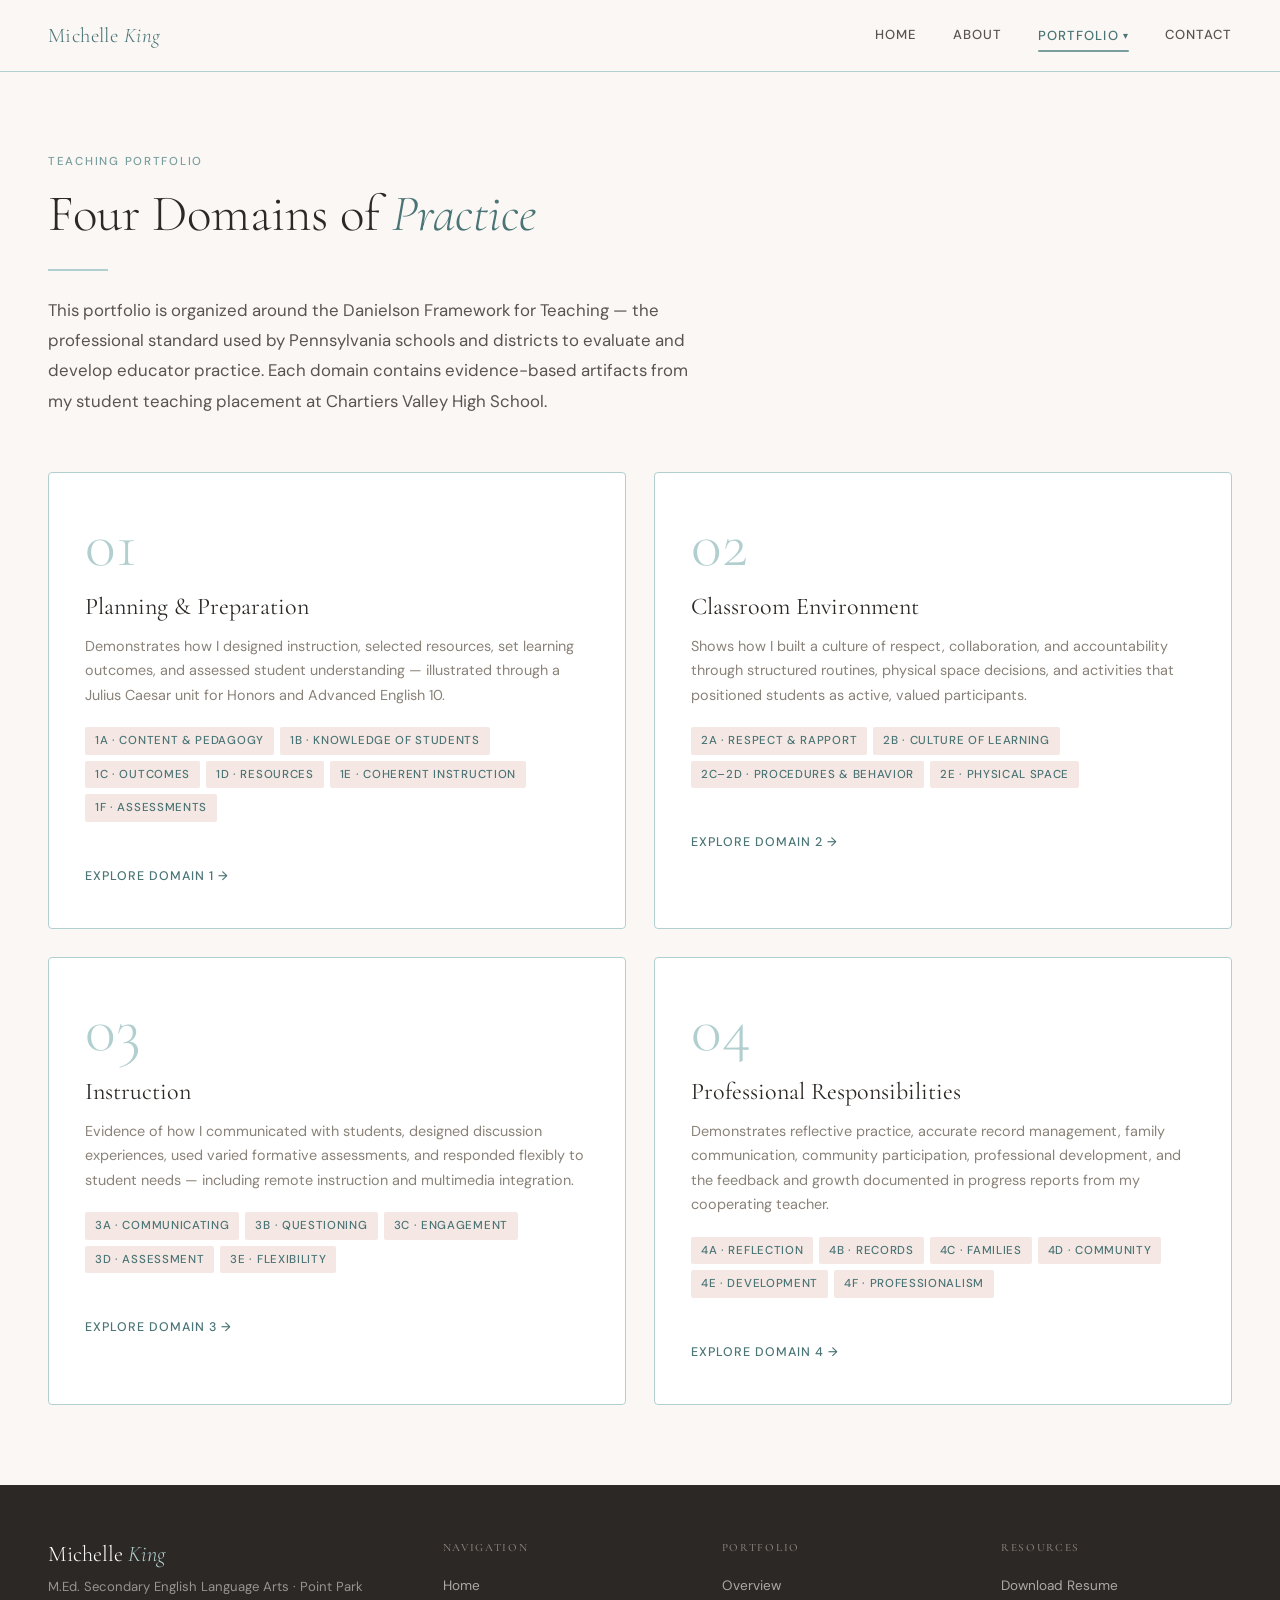
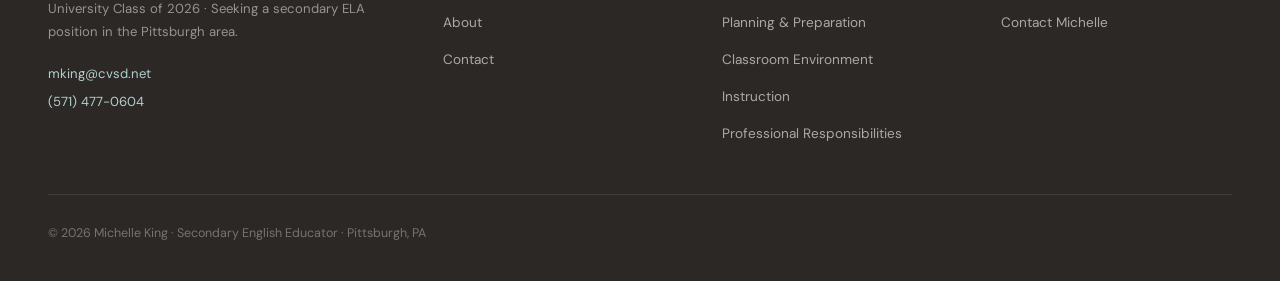
<file: portfolio.html>
<!DOCTYPE html>
<html lang="en">
<head>
<meta charset="UTF-8">
<meta name="viewport" content="width=device-width, initial-scale=1.0">
<title>Portfolio | Michelle King</title>
<link rel="preconnect" href="https://fonts.googleapis.com">
<link href="https://fonts.googleapis.com/css2?family=Cormorant+Garamond:ital,wght@0,300;0,400;0,600;1,300;1,400&family=DM+Sans:wght@300;400;500&display=swap" rel="stylesheet">
<link rel="stylesheet" href="styles.css">
</head>
<body>

<nav>
  <div class="nav-inner">
    <a class="nav-logo" href="index.html">Michelle <em>King</em></a>
    <ul class="nav-links">
      <li><a href="index.html" data-page="home">Home</a></li>
      <li><a href="about.html" data-page="about">About</a></li>
      <li>
        <button class="portfolio-btn">Portfolio <span class="dropdown-arrow">▾</span></button>
        <div class="dropdown">
          <a href="portfolio.html">Portfolio Overview</a>
          <a href="portfolio-planning.html">Planning & Preparation</a>
          <a href="portfolio-classroom.html">Classroom Environment</a>
          <a href="portfolio-instruction.html">Instruction</a>
          <a href="portfolio-professional.html">Professional Responsibilities</a>
        </div>
      </li>
      <li><a href="contact.html" data-page="contact">Contact</a></li>
    </ul>
  </div>
</nav>

<div class="page-wrap">
  <div class="section-container">
    <p class="section-eyebrow">Teaching Portfolio</p>
    <h1 class="section-title">Four Domains of <em>Practice</em></h1>
    <div class="divider"></div>
    <p class="section-lead">This portfolio is organized around the Danielson Framework for Teaching — the professional standard used by Pennsylvania schools and districts to evaluate and develop educator practice. Each domain contains evidence-based artifacts from my student teaching placement at Chartiers Valley High School.</p>

    <div class="domain-cards">
      <a class="domain-card" href="portfolio-planning.html">
        <div class="domain-num">01</div>
        <h3>Planning & Preparation</h3>
        <p>Demonstrates how I designed instruction, selected resources, set learning outcomes, and assessed student understanding — illustrated through a Julius Caesar unit for Honors and Advanced English 10.</p>
        <div class="domain-components">
          <span class="component-tag">1A · Content & Pedagogy</span>
          <span class="component-tag">1B · Knowledge of Students</span>
          <span class="component-tag">1C · Outcomes</span>
          <span class="component-tag">1D · Resources</span>
          <span class="component-tag">1E · Coherent Instruction</span>
          <span class="component-tag">1F · Assessments</span>
        </div>
        <span class="highlight-link">Explore Domain 1 →</span>
      </a>
      <a class="domain-card" href="portfolio-classroom.html">
        <div class="domain-num">02</div>
        <h3>Classroom Environment</h3>
        <p>Shows how I built a culture of respect, collaboration, and accountability through structured routines, physical space decisions, and activities that positioned students as active, valued participants.</p>
        <div class="domain-components">
          <span class="component-tag">2A · Respect & Rapport</span>
          <span class="component-tag">2B · Culture of Learning</span>
          <span class="component-tag">2C–2D · Procedures & Behavior</span>
          <span class="component-tag">2E · Physical Space</span>
        </div>
        <span class="highlight-link">Explore Domain 2 →</span>
      </a>
      <a class="domain-card" href="portfolio-instruction.html">
        <div class="domain-num">03</div>
        <h3>Instruction</h3>
        <p>Evidence of how I communicated with students, designed discussion experiences, used varied formative assessments, and responded flexibly to student needs — including remote instruction and multimedia integration.</p>
        <div class="domain-components">
          <span class="component-tag">3A · Communicating</span>
          <span class="component-tag">3B · Questioning</span>
          <span class="component-tag">3C · Engagement</span>
          <span class="component-tag">3D · Assessment</span>
          <span class="component-tag">3E · Flexibility</span>
        </div>
        <span class="highlight-link">Explore Domain 3 →</span>
      </a>
      <a class="domain-card" href="portfolio-professional.html">
        <div class="domain-num">04</div>
        <h3>Professional Responsibilities</h3>
        <p>Demonstrates reflective practice, accurate record management, family communication, community participation, professional development, and the feedback and growth documented in progress reports from my cooperating teacher.</p>
        <div class="domain-components">
          <span class="component-tag">4A · Reflection</span>
          <span class="component-tag">4B · Records</span>
          <span class="component-tag">4C · Families</span>
          <span class="component-tag">4D · Community</span>
          <span class="component-tag">4E · Development</span>
          <span class="component-tag">4F · Professionalism</span>
        </div>
        <span class="highlight-link">Explore Domain 4 →</span>
      </a>
    </div>
  </div>
</div>

<footer>
  <div class="footer-inner">
    <div class="footer-grid">
      <div class="footer-brand">
        <h3>Michelle <em>King</em></h3>
        <p>M.Ed. Secondary English Language Arts · Point Park University Class of 2026 · Seeking a secondary ELA position in the Pittsburgh area.</p>
        <div class="footer-contact-small">
          <a href="mailto:mking@cvsd.net">mking@cvsd.net</a>
          <a href="tel:5714770604">(571) 477-0604</a>
        </div>
      </div>
      <div class="footer-col">
        <h4>Navigation</h4>
        <ul>
          <li><a href="index.html">Home</a></li>
          <li><a href="about.html">About</a></li>
          <li><a href="contact.html">Contact</a></li>
        </ul>
      </div>
      <div class="footer-col">
        <h4>Portfolio</h4>
        <ul>
          <li><a href="portfolio.html">Overview</a></li>
          <li><a href="portfolio-planning.html">Planning & Preparation</a></li>
          <li><a href="portfolio-classroom.html">Classroom Environment</a></li>
          <li><a href="portfolio-instruction.html">Instruction</a></li>
          <li><a href="portfolio-professional.html">Professional Responsibilities</a></li>
        </ul>
      </div>
      <div class="footer-col">
        <h4>Resources</h4>
        <ul>
          <li><a href="#">Download Resume</a></li>
          <li><a href="contact.html">Contact Michelle</a></li>
        </ul>
      </div>
    </div>
    <div class="footer-bottom">
      <p>© 2026 Michelle King · Secondary English Educator · Pittsburgh, PA</p>
    </div>
  </div>
</footer>

<script src="script.js"></script>
</body>
</html>
</file>
<file: styles.css>
/* ══════════════════════════════════════════
   Michelle King · Teaching Portfolio
   styles.css — shared across all pages
══════════════════════════════════════════ */

:root {
  --sage: #7a9e9f;
  --sage-light: #b2cfcf;
  --sage-dark: #4a7475;
  --blush: #e8c5bc;
  --blush-light: #f5e8e4;
  --cream: #faf7f4;
  --stone: #8a8278;
  --ink: #2c2825;
  --ink-light: #5a5450;
  --white: #ffffff;
  --nav-h: 72px;
}

* { margin: 0; padding: 0; box-sizing: border-box; }

html { scroll-behavior: smooth; }

body {
  font-family: 'DM Sans', sans-serif;
  background: var(--cream);
  color: var(--ink);
  font-size: 16px;
  line-height: 1.7;
}

h1, h2, h3, h4 {
  font-family: 'Cormorant Garamond', serif;
  font-weight: 400;
  line-height: 1.2;
}

a { text-decoration: none; }

/* ── NAV ── */
nav {
  position: fixed;
  top: 0; left: 0; right: 0;
  height: var(--nav-h);
  background: rgba(250,247,244,0.95);
  backdrop-filter: blur(8px);
  border-bottom: 1px solid var(--sage-light);
  z-index: 1000;
  display: flex;
  align-items: center;
  justify-content: center;
  padding: 0 48px;
}

.nav-inner {
  width: 100%;
  max-width: 1280px;
  margin: 0 auto;
  display: flex;
  align-items: center;
  justify-content: space-between;
}

.nav-logo {
  font-family: 'Cormorant Garamond', serif;
  font-size: 1.3rem;
  font-weight: 300;
  color: var(--sage-dark);
  cursor: pointer;
  letter-spacing: 0.02em;
  text-decoration: none;
}

.nav-logo em {
  font-style: italic;
  color: var(--sage-dark);
}

.nav-links {
  display: flex;
  align-items: center;
  gap: 36px;
  list-style: none;
}

.nav-links > li {
  position: relative;
}

.nav-links a, .nav-links button {
  font-family: 'DM Sans', sans-serif;
  font-size: 0.82rem;
  font-weight: 500;
  letter-spacing: 0.08em;
  text-transform: uppercase;
  color: var(--ink-light);
  text-decoration: none;
  background: none;
  border: none;
  cursor: pointer;
  padding: 4px 0;
  transition: color 0.2s;
  display: flex;
  align-items: center;
  gap: 4px;
}

.nav-links a:hover, .nav-links button:hover,
.nav-links a.active, .nav-links button.active {
  color: var(--sage-dark);
}

.nav-links a.active::after, .nav-links button.active::after {
  content: '';
  position: absolute;
  bottom: -4px;
  left: 0; right: 0;
  height: 2px;
  background: var(--sage);
  border-radius: 1px;
}

.dropdown-arrow {
  font-size: 0.6rem;
  transition: transform 0.2s;
}

.nav-links li:hover .dropdown-arrow {
  transform: rotate(180deg);
}

.dropdown {
  position: absolute;
  top: calc(100% + 16px);
  left: 50%;
  transform: translateX(-50%);
  background: var(--white);
  border: 1px solid var(--sage-light);
  border-radius: 8px;
  padding: 8px 0;
  min-width: 240px;
  box-shadow: 0 8px 32px rgba(74,116,117,0.12);
  opacity: 0;
  pointer-events: none;
  transition: opacity 0.2s, transform 0.2s;
  transform: translateX(-50%) translateY(-4px);
}

.dropdown::before {
  content: '';
  position: absolute;
  top: -16px;
  left: 0; right: 0;
  height: 16px;
}

.nav-links li:hover .dropdown {
  opacity: 1;
  pointer-events: all;
  transform: translateX(-50%) translateY(0);
}

.dropdown a {
  display: block;
  padding: 10px 20px;
  font-size: 0.8rem;
  letter-spacing: 0.05em;
  text-transform: uppercase;
  color: var(--ink-light);
  text-decoration: none;
  transition: background 0.15s, color 0.15s;
  white-space: nowrap;
}

.dropdown a:hover {
  background: var(--blush-light);
  color: var(--sage-dark);
}

/* ── PAGE WRAPPER ── */
.page-wrap {
  padding-top: var(--nav-h);
  min-height: 100vh;
  animation: fadeIn 0.4s ease;
}

@keyframes fadeIn {
  from { opacity: 0; transform: translateY(8px); }
  to { opacity: 1; transform: translateY(0); }
}

/* ── SECTION STYLES ── */
.section-container {
  max-width: 1280px;
  margin: 0 auto;
  padding: 80px 48px;
}

.section-eyebrow {
  font-size: 0.72rem;
  font-weight: 500;
  letter-spacing: 0.15em;
  text-transform: uppercase;
  color: var(--sage);
  margin-bottom: 12px;
}

.section-title {
  font-size: clamp(2rem, 4vw, 3.2rem);
  font-weight: 300;
  color: var(--ink);
  margin-bottom: 24px;
}

.section-title em {
  font-style: italic;
  color: var(--sage-dark);
}

.section-lead {
  font-size: 1.05rem;
  color: var(--ink-light);
  max-width: 640px;
  line-height: 1.8;
  margin-bottom: 56px;
}

.divider {
  width: 60px;
  height: 2px;
  background: var(--sage-light);
  margin: 24px 0;
}

/* ── BUTTONS ── */
.btn-primary {
  background: var(--sage-dark);
  color: var(--white);
  padding: 14px 32px;
  border: none;
  border-radius: 2px;
  font-family: 'DM Sans', sans-serif;
  font-size: 0.8rem;
  font-weight: 500;
  letter-spacing: 0.1em;
  text-transform: uppercase;
  cursor: pointer;
  transition: background 0.2s, transform 0.2s;
  text-decoration: none;
  display: inline-block;
}

.btn-primary:hover {
  background: var(--sage);
  transform: translateY(-1px);
}

.btn-outline {
  background: transparent;
  color: var(--sage-dark);
  padding: 14px 32px;
  border: 1.5px solid var(--sage-dark);
  border-radius: 2px;
  font-family: 'DM Sans', sans-serif;
  font-size: 0.8rem;
  font-weight: 500;
  letter-spacing: 0.1em;
  text-transform: uppercase;
  cursor: pointer;
  transition: all 0.2s;
  text-decoration: none;
  display: inline-block;
}

.btn-outline:hover {
  background: var(--sage-dark);
  color: var(--white);
  transform: translateY(-1px);
}

/* ── HOME HERO ── */
.home-hero {
  min-height: calc(100vh - var(--nav-h));
  display: flex;
  justify-content: center;
  position: relative;
  overflow: hidden;
}

.home-hero-inner {
  width: 100%;
  max-width: 1280px;
  display: grid;
  grid-template-columns: 1fr 1fr;
  position: relative;
}

.home-hero-left {
  display: flex;
  flex-direction: column;
  justify-content: center;
  padding: 80px 64px 80px 48px;
  position: relative;
  z-index: 2;
}

.hero-eyebrow {
  font-size: 0.75rem;
  font-weight: 500;
  letter-spacing: 0.15em;
  text-transform: uppercase;
  color: var(--sage);
  margin-bottom: 20px;
}

.hero-name {
  font-size: clamp(3rem, 5vw, 5rem);
  font-weight: 300;
  line-height: 1.05;
  color: var(--ink);
  margin-bottom: 8px;
}

.hero-name em {
  font-style: italic;
  color: var(--sage-dark);
}

.hero-title {
  font-family: 'DM Sans', sans-serif;
  font-size: 0.9rem;
  font-weight: 300;
  letter-spacing: 0.05em;
  color: var(--stone);
  margin-bottom: 36px;
  text-transform: uppercase;
}

.hero-desc {
  font-size: 1.05rem;
  color: var(--ink-light);
  max-width: 420px;
  margin-bottom: 48px;
  line-height: 1.8;
}

.hero-ctas {
  display: flex;
  gap: 16px;
  flex-wrap: wrap;
}

.home-hero-right {
  position: relative;
  background: var(--sage-light);
  overflow: hidden;
}

.hero-botanical {
  position: absolute;
  inset: 0;
  background:
    radial-gradient(ellipse at 30% 50%, rgba(232,197,188,0.4) 0%, transparent 60%),
    radial-gradient(ellipse at 80% 20%, rgba(122,158,159,0.3) 0%, transparent 50%),
    radial-gradient(ellipse at 60% 80%, rgba(178,207,207,0.5) 0%, transparent 40%);
}

.hero-credentials {
  position: absolute;
  bottom: 48px;
  left: 40px;
  right: 40px;
  display: flex;
  flex-direction: column;
  gap: 12px;
}

.credential-pill {
  background: rgba(255,255,255,0.85);
  backdrop-filter: blur(4px);
  border-radius: 4px;
  padding: 12px 20px;
  display: flex;
  align-items: center;
  gap: 12px;
  border-left: 3px solid var(--sage-dark);
}

.credential-icon { font-size: 1.2rem; }

.credential-text {
  font-size: 0.82rem;
  color: var(--ink);
  line-height: 1.4;
}

.credential-text strong {
  display: block;
  font-weight: 500;
}

.credential-text span {
  color: var(--stone);
  font-size: 0.76rem;
}

.hero-floral-top {
  position: absolute;
  top: -20px;
  right: -20px;
  width: 280px;
  height: 280px;
  opacity: 0.15;
  background: radial-gradient(circle, var(--sage-dark) 0%, transparent 70%);
  border-radius: 50%;
}

/* ── PLACEMENT BANNER ── */
.placement-banner {
  background: var(--sage);
  color: var(--white);
  padding: 48px;
}

.placement-banner-inner {
  width: 100%;
  max-width: 1280px;
  margin: 0 auto;
  display: flex;
  align-items: center;
  justify-content: space-between;
  gap: 32px;
}

.placement-banner h2 {
  font-size: 2rem;
  font-weight: 300;
  color: var(--white);
}

.placement-banner p {
  font-size: 0.92rem;
  color: rgba(255,255,255,0.8);
  margin-top: 8px;
  max-width: 480px;
}

.placement-stats {
  display: flex;
  gap: 48px;
  flex-shrink: 0;
}

.placement-stat { text-align: center; }

.placement-stat .stat-num {
  font-family: 'Cormorant Garamond', serif;
  font-size: 3rem;
  font-weight: 300;
  line-height: 1;
  color: var(--white);
}

.placement-stat .stat-label {
  font-size: 0.72rem;
  font-weight: 500;
  letter-spacing: 0.1em;
  text-transform: uppercase;
  color: rgba(255,255,255,0.7);
  margin-top: 4px;
}

/* ── HOME HIGHLIGHTS ── */
.home-highlights {
  background: var(--white);
  padding: 80px 0;
}

.highlights-grid {
  max-width: 1280px;
  margin: 0 auto;
  padding: 0 48px;
  display: grid;
  grid-template-columns: repeat(2, 1fr);
  gap: 32px;
}

.highlight-card {
  padding: 36px 32px;
  border: 1px solid var(--sage-light);
  border-radius: 4px;
  position: relative;
  overflow: hidden;
  cursor: pointer;
  transition: transform 0.2s, box-shadow 0.2s;
  display: block;
  color: var(--ink);
  text-decoration: none;
}

.highlight-card:hover {
  transform: translateY(-4px);
  box-shadow: 0 12px 40px rgba(74,116,117,0.12);
}

.highlight-card::before {
  content: '';
  position: absolute;
  top: 0; left: 0; right: 0;
  height: 3px;
  background: var(--sage);
}

.highlight-number {
  font-family: 'Cormorant Garamond', serif;
  font-size: 3rem;
  font-weight: 300;
  color: var(--sage-light);
  line-height: 1;
  margin-bottom: 16px;
}

.highlight-label {
  font-size: 0.72rem;
  font-weight: 500;
  letter-spacing: 0.12em;
  text-transform: uppercase;
  color: var(--sage-dark);
  margin-bottom: 8px;
}

.highlight-title {
  font-family: 'Cormorant Garamond', serif;
  font-size: 1.4rem;
  font-weight: 400;
  color: var(--ink);
  margin-bottom: 12px;
}

.highlight-desc {
  font-size: 0.88rem;
  color: var(--stone);
  line-height: 1.7;
}

.highlight-link {
  display: inline-flex;
  align-items: center;
  gap: 6px;
  margin-top: 20px;
  font-size: 0.78rem;
  font-weight: 500;
  letter-spacing: 0.08em;
  text-transform: uppercase;
  color: var(--sage-dark);
  text-decoration: none;
  font-family: 'DM Sans', sans-serif;
}

/* ── TESTIMONIALS ── */
.testimonials {
  padding: 80px 0;
  background: var(--blush-light);
  overflow: hidden;
}

.testimonials-inner {
  max-width: 1280px;
  margin: 0 auto;
  padding: 0 48px;
}

.testimonials h2 {
  font-size: 2rem;
  font-weight: 300;
  color: var(--ink);
  margin-bottom: 8px;
}

.testimonials-sub {
  font-size: 0.88rem;
  color: var(--stone);
  margin-bottom: 48px;
}

.testimonial-grid {
  display: grid;
  grid-template-columns: repeat(3, 1fr);
  gap: 24px;
}

.testimonial-card {
  background: var(--white);
  padding: 32px 28px;
  border-radius: 4px;
  position: relative;
}

.testimonial-card::before {
  content: '"';
  font-family: 'Cormorant Garamond', serif;
  font-size: 5rem;
  color: var(--sage-light);
  line-height: 1;
  position: absolute;
  top: 12px;
  left: 24px;
  font-weight: 300;
}

.testimonial-card p {
  font-size: 0.9rem;
  color: var(--ink-light);
  line-height: 1.8;
  padding-top: 32px;
  font-style: italic;
}

.testimonial-from {
  margin-top: 16px;
  font-size: 0.75rem;
  font-weight: 500;
  letter-spacing: 0.08em;
  text-transform: uppercase;
  color: var(--stone);
}

/* ── ABOUT PAGE ── */
.about-grid {
  display: grid;
  grid-template-columns: 1fr 1fr;
  gap: 80px;
  align-items: start;
}

.about-text p {
  font-size: 1rem;
  color: var(--ink-light);
  line-height: 1.85;
  margin-bottom: 20px;
}

.about-credentials {
  display: flex;
  flex-direction: column;
  gap: 20px;
}

.cred-block {
  background: var(--white);
  border: 1px solid var(--sage-light);
  border-radius: 4px;
  padding: 24px 28px;
  border-left: 3px solid var(--sage);
}

.cred-block h4 {
  font-family: 'Cormorant Garamond', serif;
  font-size: 1.1rem;
  font-weight: 400;
  color: var(--ink);
  margin-bottom: 4px;
}

.cred-block .cred-sub {
  font-size: 0.82rem;
  color: var(--stone);
  margin-bottom: 8px;
}

.cred-block .cred-detail {
  font-size: 0.85rem;
  color: var(--ink-light);
  line-height: 1.6;
}

.praxis-badge {
  background: var(--sage-dark);
  color: var(--white);
  display: inline-flex;
  align-items: center;
  gap: 10px;
  padding: 10px 18px;
  border-radius: 2px;
  margin-top: 12px;
  font-size: 0.82rem;
}

.praxis-badge .score {
  font-family: 'Cormorant Garamond', serif;
  font-size: 1.5rem;
  font-weight: 300;
  line-height: 1;
}

/* ── PORTFOLIO OVERVIEW ── */
.domain-cards {
  display: grid;
  grid-template-columns: repeat(2, 1fr);
  gap: 28px;
}

.domain-card {
  background: var(--white);
  border: 1px solid var(--sage-light);
  border-radius: 4px;
  padding: 40px 36px;
  cursor: pointer;
  transition: transform 0.2s, box-shadow 0.2s;
  position: relative;
  overflow: hidden;
  text-decoration: none;
  display: block;
  color: var(--ink);
}

.domain-card:hover {
  transform: translateY(-4px);
  box-shadow: 0 12px 40px rgba(74,116,117,0.12);
}

.domain-card::after {
  content: '';
  position: absolute;
  bottom: 0; left: 0; right: 0;
  height: 3px;
  background: var(--blush);
  transform: scaleX(0);
  transition: transform 0.3s;
  transform-origin: left;
}

.domain-card:hover::after { transform: scaleX(1); }

.domain-num {
  font-family: 'Cormorant Garamond', serif;
  font-size: 4rem;
  font-weight: 300;
  color: var(--sage-light);
  line-height: 1;
  margin-bottom: 16px;
}

.domain-card h3 {
  font-size: 1.5rem;
  font-weight: 400;
  color: var(--ink);
  margin-bottom: 12px;
}

.domain-card p {
  font-size: 0.9rem;
  color: var(--stone);
  line-height: 1.7;
  margin-bottom: 20px;
}

.domain-components {
  display: flex;
  flex-wrap: wrap;
  gap: 6px;
  margin-bottom: 24px;
}

.component-tag {
  font-size: 0.72rem;
  font-weight: 500;
  letter-spacing: 0.06em;
  padding: 4px 10px;
  background: var(--blush-light);
  color: var(--sage-dark);
  border-radius: 2px;
  text-transform: uppercase;
}

/* ── DOMAIN HERO BANNER ── */
.domain-hero {
  background: var(--sage-dark);
  color: var(--white);
  padding: 80px 48px 64px;
  position: relative;
  overflow: hidden;
}

.domain-hero::before {
  content: '';
  position: absolute;
  top: -60px; right: -60px;
  width: 320px; height: 320px;
  border-radius: 50%;
  background: rgba(255,255,255,0.04);
}

.domain-hero::after {
  content: '';
  position: absolute;
  bottom: -80px; right: 100px;
  width: 200px; height: 200px;
  border-radius: 50%;
  background: rgba(232,197,188,0.1);
}

.domain-hero-inner {
  width: 100%;
  max-width: 1280px;
  margin: 0 auto;
  position: relative;
  z-index: 1;
}

.domain-hero-domain {
  font-size: 0.72rem;
  font-weight: 500;
  letter-spacing: 0.2em;
  text-transform: uppercase;
  color: var(--sage-light);
  margin-bottom: 16px;
}

.domain-hero h1 {
  font-size: clamp(2rem, 4vw, 3.5rem);
  font-weight: 300;
  margin-bottom: 20px;
  color: var(--white);
}

.domain-hero h1 em {
  font-style: italic;
  color: var(--sage-light);
}

.domain-hero p {
  font-size: 1rem;
  color: rgba(255,255,255,0.75);
  max-width: 580px;
  line-height: 1.8;
}

/* ── COMPONENT CARDS ── */
.component-cards-section {
  background: var(--cream);
  padding: 48px 0 0;
}

.component-cards-header {
  max-width: 1280px;
  margin: 0 auto;
  padding: 0 48px 32px;
}

.component-cards {
  max-width: 1280px;
  margin: 0 auto;
  padding: 0 48px 56px;
  display: grid;
  grid-template-columns: repeat(3, 1fr);
  gap: 20px;
}

.component-card {
  border: 1px solid var(--sage-light);
  border-radius: 4px;
  padding: 28px 24px;
  background: var(--white);
  cursor: pointer;
  transition: all 0.2s;
  text-decoration: none;
  display: block;
  color: var(--ink);
}

.component-card:hover {
  border-color: var(--sage);
  transform: translateY(-2px);
  box-shadow: 0 8px 24px rgba(74,116,117,0.1);
}

.component-code {
  font-size: 0.7rem;
  font-weight: 500;
  letter-spacing: 0.12em;
  text-transform: uppercase;
  color: var(--sage);
  margin-bottom: 8px;
}

.component-card h4 {
  font-family: 'Cormorant Garamond', serif;
  font-size: 1.1rem;
  color: var(--ink);
  margin-bottom: 8px;
}

.component-card p {
  font-size: 0.82rem;
  color: var(--stone);
  line-height: 1.6;
}

.go-arrow {
  margin-top: 16px;
  font-size: 0.75rem;
  color: var(--sage-dark);
  font-weight: 500;
  letter-spacing: 0.06em;
  text-transform: uppercase;
}

/* ── COMPONENT SECTIONS ── */
.component-section {
  border-bottom: 1px solid var(--sage-light);
}

.component-section:last-child {
  border-bottom: none;
}

/* Section with hero image layout */
.component-section-inner {
  max-width: 1280px;
  margin: 0 auto;
  padding: 64px 48px;
  display: flex;
  gap: 48px;
  align-items: flex-start;
}

/* ── SECTION HERO IMAGE ── */
.section-hero-image {
  width: 31%;           /* ~400px at 1280px container */
  min-width: 220px;
  flex-shrink: 0;
  border-radius: 4px;
  overflow: hidden;
  align-self: stretch;
}

.section-hero-image img {
  width: 100%;
  height: 100%;
  object-fit: cover;
  display: block;
}

/* Placeholder state — sage-light fill */
.section-hero-image.placeholder {
  background: var(--sage-light);
  min-height: 320px;
}

/* Section text content beside hero */
.component-section-text {
  flex: 1;
  min-width: 0;
}

.component-section-code {
  font-size: 0.7rem;
  font-weight: 500;
  letter-spacing: 0.15em;
  text-transform: uppercase;
  color: var(--sage);
  margin-bottom: 8px;
}

.component-section-text h2 {
  font-size: 2rem;
  font-weight: 300;
  color: var(--ink);
  margin-bottom: 20px;
}

.component-section-text p {
  font-size: 1rem;
  color: var(--ink-light);
  line-height: 1.85;
  margin-bottom: 16px;
}

.artifact-box {
  background: var(--blush-light);
  border-left: 3px solid var(--blush);
  padding: 20px 24px;
  border-radius: 0 4px 4px 0;
  margin-top: 20px;
}

.artifact-box .artifact-label {
  font-size: 0.7rem;
  font-weight: 500;
  letter-spacing: 0.12em;
  text-transform: uppercase;
  color: var(--stone);
  margin-bottom: 4px;
}

.artifact-box p {
  font-size: 0.88rem;
  color: var(--ink);
  line-height: 1.6;
  margin-bottom: 0;
}

/* ── SECTION IMAGE GALLERY ── */
.section-gallery {
  max-width: 1280px;
  margin: 0 auto;
  padding: 0 48px 48px;
}

.gallery-grid {
  display: flex;
  flex-wrap: wrap;
  gap: 12px;
}

.gallery-thumb {
  flex: 1 1 160px;
  max-width: 220px;
  min-width: 140px;
  aspect-ratio: 4/3;
  border-radius: 4px;
  overflow: hidden;
  cursor: zoom-in;
  position: relative;
  transition: transform 0.2s, box-shadow 0.2s;
}

.gallery-thumb:hover {
  transform: translateY(-2px);
  box-shadow: 0 6px 20px rgba(44,40,37,0.15);
}

.gallery-thumb img {
  width: 100%;
  height: 100%;
  object-fit: cover;
  display: block;
}

/* Placeholder state — blush-light fill */
.gallery-thumb.placeholder {
  background: var(--blush-light);
}

.gallery-caption {
  margin-top: 10px;
  font-size: 0.75rem;
  color: var(--stone);
  letter-spacing: 0.03em;
}

/* ── LIGHTBOX ── */
.lightbox-overlay {
  display: none;
  position: fixed;
  inset: 0;
  background: rgba(44,40,37,0.92);
  z-index: 2000;
  align-items: center;
  justify-content: center;
  padding: 24px;
}

.lightbox-overlay.active {
  display: flex;
}

.lightbox-inner {
  position: relative;
  max-width: 1100px;
  width: 100%;
  display: flex;
  align-items: center;
  gap: 16px;
}

.lightbox-img-wrap {
  flex: 1;
  display: flex;
  align-items: center;
  justify-content: center;
}

.lightbox-img-wrap img {
  max-width: 100%;
  max-height: 85vh;
  object-fit: contain;
  border-radius: 4px;
  display: block;
}

/* Placeholder in lightbox */
.lightbox-img-wrap .lb-placeholder {
  width: 640px;
  height: 480px;
  max-width: 100%;
  max-height: 85vh;
  background: var(--blush-light);
  border-radius: 4px;
}

.lightbox-btn {
  background: rgba(255,255,255,0.12);
  border: none;
  color: var(--white);
  width: 48px;
  height: 48px;
  border-radius: 50%;
  font-size: 1.4rem;
  cursor: pointer;
  flex-shrink: 0;
  display: flex;
  align-items: center;
  justify-content: center;
  transition: background 0.2s;
}

.lightbox-btn:hover {
  background: rgba(255,255,255,0.25);
}

.lightbox-close {
  position: absolute;
  top: -48px;
  right: 0;
  background: none;
  border: none;
  color: rgba(255,255,255,0.7);
  font-size: 1.8rem;
  cursor: pointer;
  line-height: 1;
  transition: color 0.2s;
}

.lightbox-close:hover {
  color: var(--white);
}

.lightbox-counter {
  position: absolute;
  bottom: -36px;
  left: 50%;
  transform: translateX(-50%);
  font-size: 0.75rem;
  color: rgba(255,255,255,0.5);
  letter-spacing: 0.08em;
}

/* ── CONTACT PAGE ── */
.contact-grid {
  display: grid;
  grid-template-columns: 1fr 1fr;
  gap: 80px;
  align-items: start;
}

.contact-info {
  display: flex;
  flex-direction: column;
  gap: 24px;
}

.contact-item {
  display: flex;
  align-items: flex-start;
  gap: 16px;
}

.contact-icon {
  width: 44px;
  height: 44px;
  background: var(--sage-light);
  border-radius: 50%;
  display: flex;
  align-items: center;
  justify-content: center;
  font-size: 1rem;
  flex-shrink: 0;
}

.contact-item-text { padding-top: 4px; }

.contact-item-label {
  font-size: 0.72rem;
  font-weight: 500;
  letter-spacing: 0.12em;
  text-transform: uppercase;
  color: var(--stone);
  margin-bottom: 4px;
}

.contact-item-value {
  font-size: 1rem;
  color: var(--ink);
}

.contact-item-value a {
  color: var(--sage-dark);
  text-decoration: none;
  transition: color 0.2s;
}

.contact-item-value a:hover { color: var(--sage); }

.contact-aside {
  background: var(--sage-dark);
  color: var(--white);
  padding: 48px 40px;
  border-radius: 4px;
}

.contact-aside h3 {
  font-size: 1.8rem;
  font-weight: 300;
  margin-bottom: 16px;
  color: var(--white);
}

.contact-aside p {
  font-size: 0.92rem;
  color: rgba(255,255,255,0.75);
  line-height: 1.8;
  margin-bottom: 28px;
}

.resume-download {
  display: inline-flex;
  align-items: center;
  gap: 10px;
  background: var(--white);
  color: var(--sage-dark);
  padding: 14px 28px;
  border-radius: 2px;
  font-size: 0.8rem;
  font-weight: 500;
  letter-spacing: 0.1em;
  text-transform: uppercase;
  text-decoration: none;
  transition: background 0.2s;
  cursor: pointer;
  border: none;
  font-family: 'DM Sans', sans-serif;
}

.resume-download:hover { background: var(--blush-light); }

/* ── FOOTER ── */
footer {
  background: var(--ink);
  color: var(--white);
  padding: 56px 48px 36px;
}

.footer-inner {
  max-width: 1280px;
  margin: 0 auto;
}

.footer-grid {
  display: grid;
  grid-template-columns: 1.5fr 1fr 1fr 1fr;
  gap: 48px;
  margin-bottom: 48px;
}

.footer-brand h3 {
  font-family: 'Cormorant Garamond', serif;
  font-size: 1.4rem;
  font-weight: 300;
  color: var(--white);
  margin-bottom: 8px;
}

.footer-brand h3 em {
  font-style: italic;
  color: var(--sage-light);
}

.footer-brand p {
  font-size: 0.82rem;
  color: rgba(255,255,255,0.5);
  line-height: 1.7;
  margin-bottom: 20px;
}

.footer-contact-small {
  display: flex;
  flex-direction: column;
  gap: 6px;
}

.footer-contact-small a {
  font-size: 0.82rem;
  color: var(--sage-light);
  text-decoration: none;
  transition: color 0.2s;
}

.footer-contact-small a:hover { color: var(--white); }

.footer-col h4 {
  font-size: 0.7rem;
  font-weight: 500;
  letter-spacing: 0.15em;
  text-transform: uppercase;
  color: var(--stone);
  margin-bottom: 16px;
}

.footer-col ul {
  list-style: none;
  display: flex;
  flex-direction: column;
  gap: 10px;
}

.footer-col ul li a {
  font-size: 0.85rem;
  color: rgba(255,255,255,0.6);
  text-decoration: none;
  transition: color 0.2s;
  font-family: 'DM Sans', sans-serif;
}

.footer-col ul li a:hover { color: var(--white); }

.footer-bottom {
  border-top: 1px solid rgba(255,255,255,0.1);
  padding-top: 28px;
}

.footer-bottom p {
  font-size: 0.78rem;
  color: rgba(255,255,255,0.35);
}

/* ── UTILITY ── */
.mt-8  { margin-top: 8px; }
.mt-16 { margin-top: 16px; }
.mt-24 { margin-top: 24px; }
.mt-32 { margin-top: 32px; }
.mb-8  { margin-bottom: 8px; }

/* ════════════════════════════════════════
   RESPONSIVE
════════════════════════════════════════ */

/* Tablet — home hero collapses */
@media (max-width: 900px) {
  .section-hero-image {
    width: 28%;
    min-width: 180px;
  }
}

@media (max-width: 768px) {

  nav { padding: 0 24px; }

  /* Home hero: single column */
  .home-hero-inner { grid-template-columns: 1fr; }
  .home-hero-left { padding: 48px 24px; }
  .home-hero-right { min-height: 320px; }
  .hero-credentials {
    position: relative;
    bottom: auto; left: auto; right: auto;
    padding: 24px;
  }

  /* Placement banner */
  .placement-banner { padding: 40px 24px; }
  .placement-banner-inner {
    flex-direction: column;
    align-items: flex-start;
  }
  .placement-stats { gap: 32px; }

  /* Section containers */
  .section-container { padding: 48px 24px; }

  /* Highlights: 1 column */
  .highlights-grid {
    grid-template-columns: 1fr;
    padding: 0 24px;
  }

  /* Domain cards: 1 column */
  .domain-cards { grid-template-columns: 1fr; }

  /* Component cards: 1 column */
  .component-cards {
    grid-template-columns: 1fr !important;
    padding: 0 24px 40px;
  }

  /* Testimonials: 1 column */
  .testimonial-grid { grid-template-columns: 1fr; }
  .testimonials-inner { padding: 0 24px; }

  /* About: 1 column */
  .about-grid {
    grid-template-columns: 1fr;
    gap: 40px;
  }

  /* Contact: 1 column */
  .contact-grid {
    grid-template-columns: 1fr;
    gap: 40px;
  }

  /* Domain hero banner */
  .domain-hero { padding: 48px 24px 40px; }

  /* Component section — stack hero image above text */
  .component-section-inner {
    flex-direction: column;
    padding: 48px 24px;
    gap: 32px;
  }

  .section-hero-image {
    width: 100%;
    min-width: unset;
    min-height: 240px;
    align-self: auto;
  }

  /* Gallery — wrap naturally, hide on mobile */
  .section-gallery { display: none; }

  /* Footer */
  footer { padding: 48px 24px 28px; }
  .footer-grid {
    grid-template-columns: 1fr;
    gap: 32px;
  }
  .footer-bottom {
    flex-direction: column;
    gap: 12px;
    align-items: flex-start;
  }

  /* Lightbox nav buttons smaller */
  .lightbox-btn {
    width: 36px;
    height: 36px;
    font-size: 1rem;
  }
}

.home-hero-right img {
  width: 100%;
  height: 100%;
  max-height: 600px;
  object-fit: cover;
  object-position: top;
  border-radius: 4px;
  box-shadow: 0 12px 40px rgba(74,116,117,0.2);
}


.testimonials .section-gallery {
  padding-left: 0;
  padding-right: 0;
}
</file>
